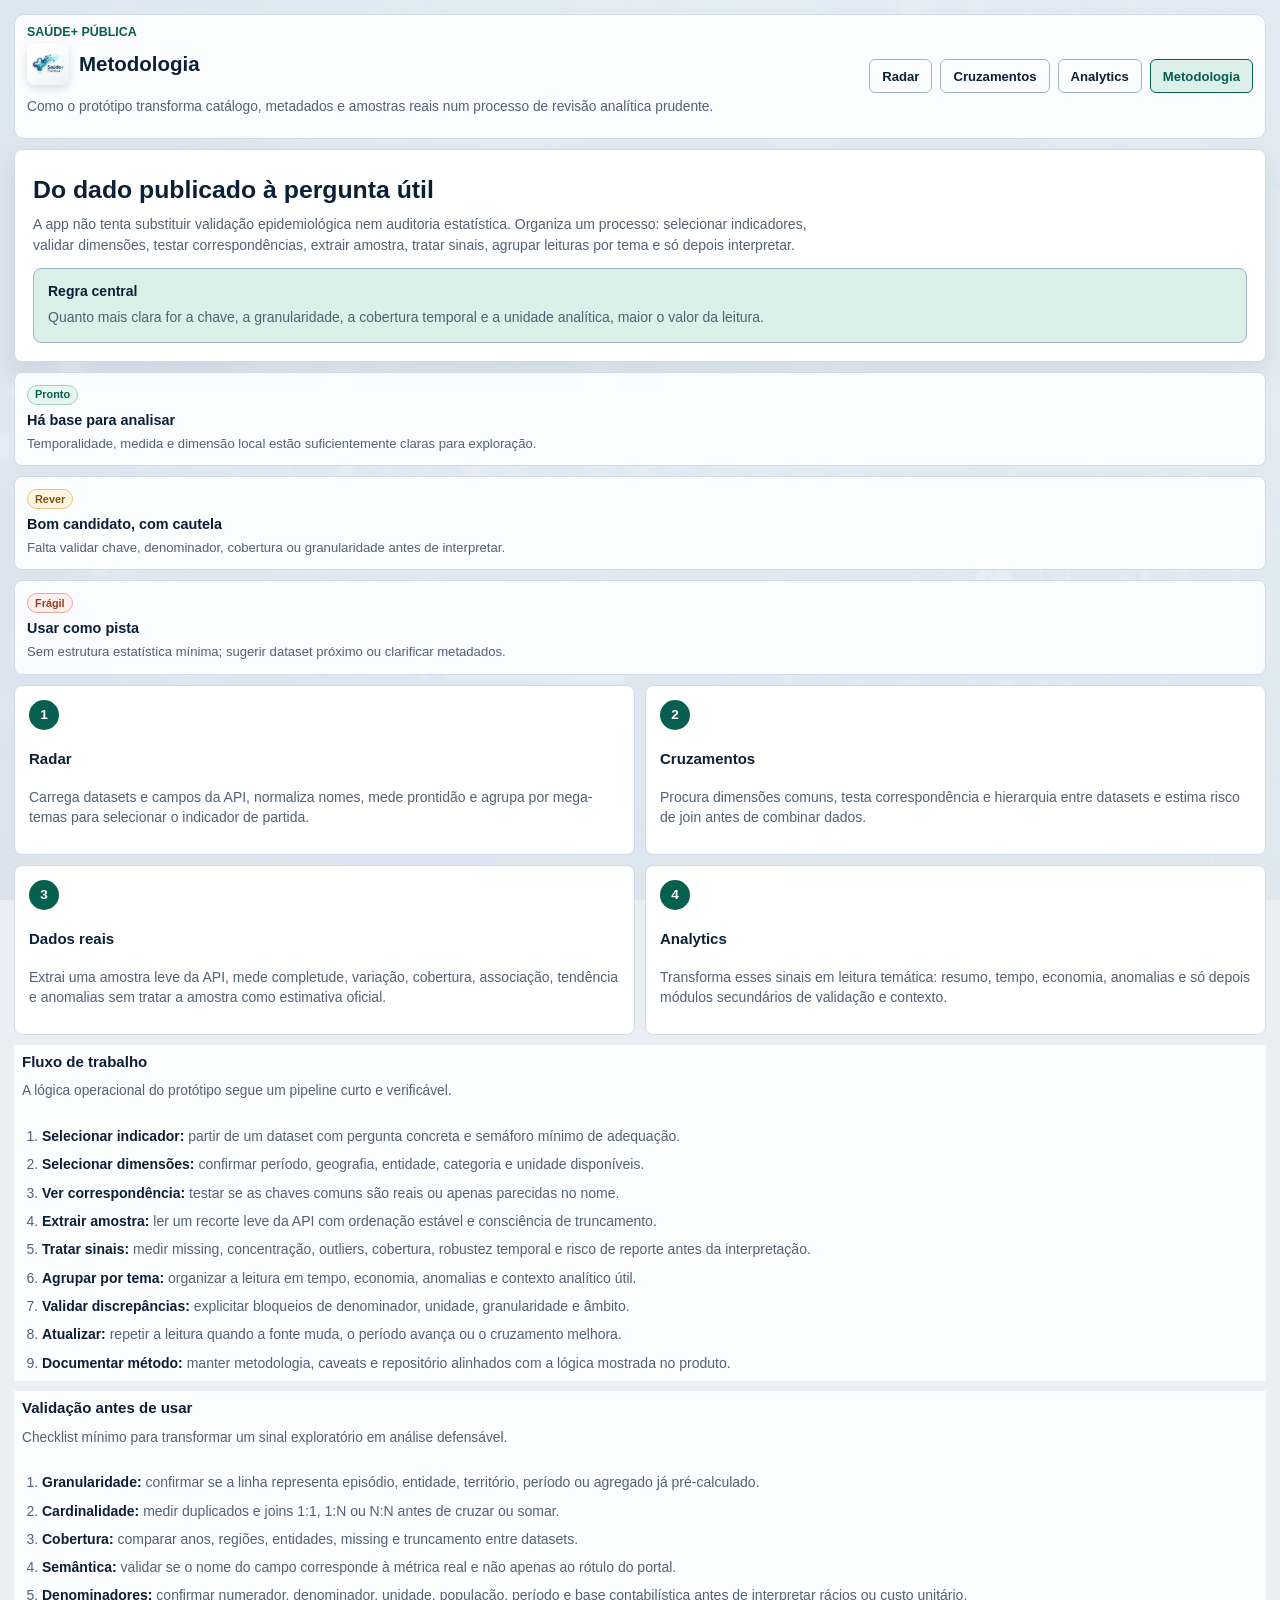
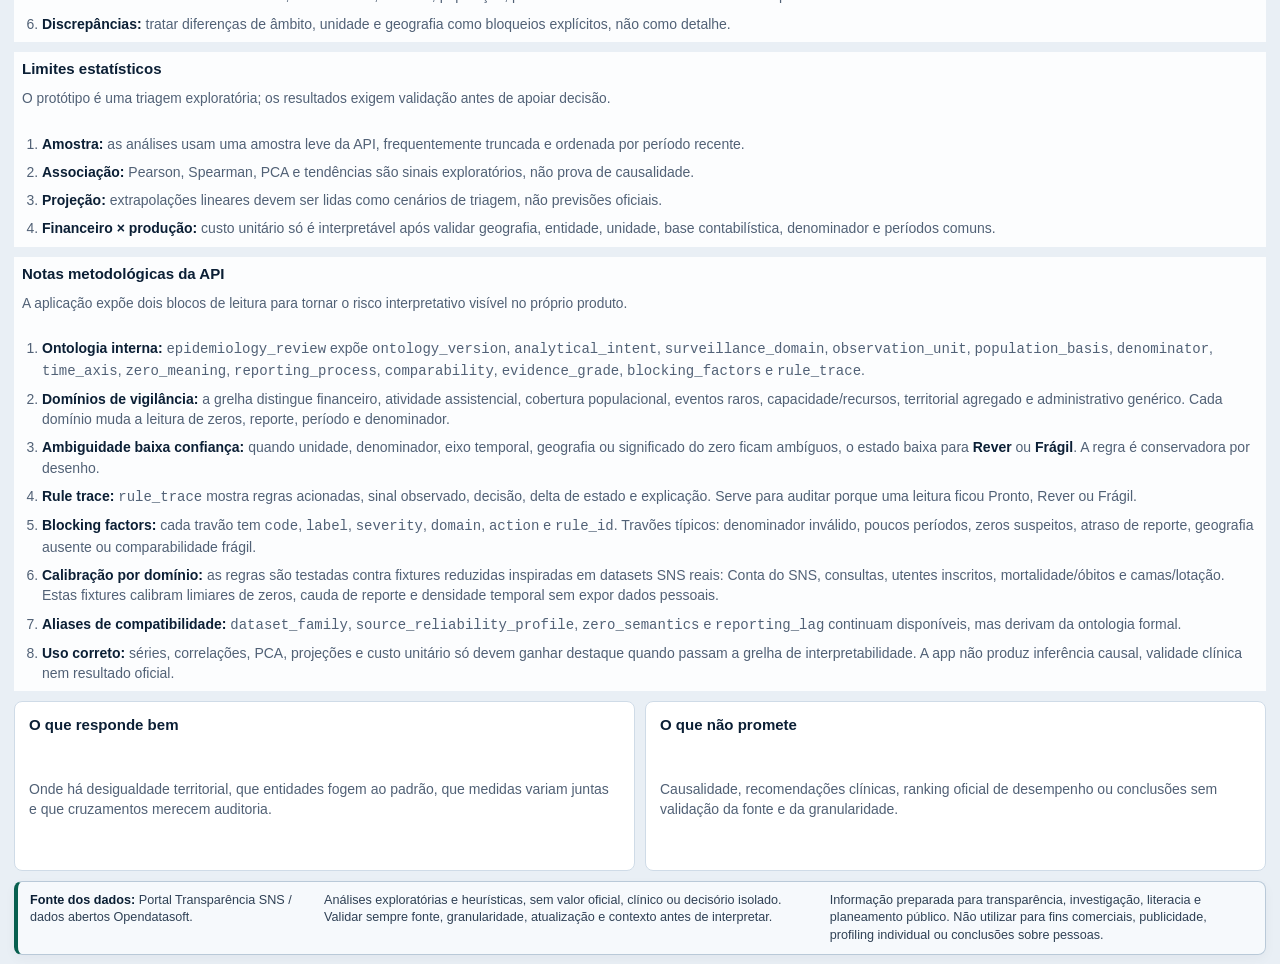
<file: metodologia.html>
<!doctype html>
<html lang="pt">
  <head>
    <meta charset="UTF-8" />
    <meta name="viewport" content="width=device-width, initial-scale=1.0" />
    <title>Saúde+ Pública - Metodologia</title>
    <link rel="icon" href="data:," />
    <link rel="stylesheet" href="styles.css?v=simplify-20260506" />
  </head>
  <body>
    <main class="methodology-layout">
      <header class="topbar">
        <div>
          <p class="eyebrow">Saúde+ Pública</p>
          <h1><img src="visual_assets/logo.jpg" class="topbar-logo" alt="Logo" /> Metodologia</h1>
          <p class="meta">Como o protótipo transforma catálogo, metadados e amostras reais num processo de revisão analítica prudente.</p>
        </div>
        <div class="topbar-actions">
          <a href="/" class="top-link">Radar</a>
          <a href="crosswalk.html" class="top-link">Cruzamentos</a>
          <a href="analytics.html" class="top-link">Analytics</a>
          <a href="metodologia.html" class="top-link is-active" aria-current="page">Metodologia</a>
        </div>
      </header>

      <section class="methodology-hero">
        <div>
          <h2>Do dado publicado à pergunta útil</h2>
          <p>
            A app não tenta substituir validação epidemiológica nem auditoria estatística. Organiza um processo:
            selecionar indicadores, validar dimensões, testar correspondências, extrair amostra, tratar sinais,
            agrupar leituras por tema e só depois interpretar.
          </p>
        </div>
        <aside>
          <strong>Regra central</strong>
          <p>Quanto mais clara for a chave, a granularidade, a cobertura temporal e a unidade analítica, maior o valor da leitura.</p>
        </aside>
      </section>

      <section class="methodology-fit-strip" aria-label="Semáforo de fit analítico">
        <article>
          <span class="quality-chip quality-pronto">Pronto</span>
          <strong>Há base para analisar</strong>
          <p>Temporalidade, medida e dimensão local estão suficientemente claras para exploração.</p>
        </article>
        <article>
          <span class="quality-chip quality-rever">Rever</span>
          <strong>Bom candidato, com cautela</strong>
          <p>Falta validar chave, denominador, cobertura ou granularidade antes de interpretar.</p>
        </article>
        <article>
          <span class="quality-chip quality-fragil">Frágil</span>
          <strong>Usar como pista</strong>
          <p>Sem estrutura estatística mínima; sugerir dataset próximo ou clarificar metadados.</p>
        </article>
      </section>

      <section class="methodology-grid">
        <article class="methodology-card">
          <span>1</span>
          <h2>Radar</h2>
          <p>Carrega datasets e campos da API, normaliza nomes, mede prontidão e agrupa por mega-temas para selecionar o indicador de partida.</p>
        </article>
        <article class="methodology-card">
          <span>2</span>
          <h2>Cruzamentos</h2>
          <p>Procura dimensões comuns, testa correspondência e hierarquia entre datasets e estima risco de join antes de combinar dados.</p>
        </article>
        <article class="methodology-card">
          <span>3</span>
          <h2>Dados reais</h2>
          <p>Extrai uma amostra leve da API, mede completude, variação, cobertura, associação, tendência e anomalias sem tratar a amostra como estimativa oficial.</p>
        </article>
        <article class="methodology-card">
          <span>4</span>
          <h2>Analytics</h2>
          <p>Transforma esses sinais em leitura temática: resumo, tempo, economia, anomalias e só depois módulos secundários de validação e contexto.</p>
        </article>
      </section>

      <section class="panel methodology-steps">
        <div class="panel-heading">
          <div>
            <h2>Fluxo de trabalho</h2>
            <p class="meta">A lógica operacional do protótipo segue um pipeline curto e verificável.</p>
          </div>
        </div>
        <ol>
          <li><strong>Selecionar indicador:</strong> partir de um dataset com pergunta concreta e semáforo mínimo de adequação.</li>
          <li><strong>Selecionar dimensões:</strong> confirmar período, geografia, entidade, categoria e unidade disponíveis.</li>
          <li><strong>Ver correspondência:</strong> testar se as chaves comuns são reais ou apenas parecidas no nome.</li>
          <li><strong>Extrair amostra:</strong> ler um recorte leve da API com ordenação estável e consciência de truncamento.</li>
          <li><strong>Tratar sinais:</strong> medir missing, concentração, outliers, cobertura, robustez temporal e risco de reporte antes da interpretação.</li>
          <li><strong>Agrupar por tema:</strong> organizar a leitura em tempo, economia, anomalias e contexto analítico útil.</li>
          <li><strong>Validar discrepâncias:</strong> explicitar bloqueios de denominador, unidade, granularidade e âmbito.</li>
          <li><strong>Atualizar:</strong> repetir a leitura quando a fonte muda, o período avança ou o cruzamento melhora.</li>
          <li><strong>Documentar método:</strong> manter metodologia, caveats e repositório alinhados com a lógica mostrada no produto.</li>
        </ol>
      </section>

      <section class="panel methodology-steps">
        <div class="panel-heading">
          <div>
            <h2>Validação antes de usar</h2>
            <p class="meta">Checklist mínimo para transformar um sinal exploratório em análise defensável.</p>
          </div>
        </div>
        <ol>
          <li><strong>Granularidade:</strong> confirmar se a linha representa episódio, entidade, território, período ou agregado já pré-calculado.</li>
          <li><strong>Cardinalidade:</strong> medir duplicados e joins 1:1, 1:N ou N:N antes de cruzar ou somar.</li>
          <li><strong>Cobertura:</strong> comparar anos, regiões, entidades, missing e truncamento entre datasets.</li>
          <li><strong>Semântica:</strong> validar se o nome do campo corresponde à métrica real e não apenas ao rótulo do portal.</li>
          <li><strong>Denominadores:</strong> confirmar numerador, denominador, unidade, população, período e base contabilística antes de interpretar rácios ou custo unitário.</li>
          <li><strong>Discrepâncias:</strong> tratar diferenças de âmbito, unidade e geografia como bloqueios explícitos, não como detalhe.</li>
        </ol>
      </section>

      <section class="panel methodology-steps">
        <div class="panel-heading">
          <div>
            <h2>Limites estatísticos</h2>
            <p class="meta">O protótipo é uma triagem exploratória; os resultados exigem validação antes de apoiar decisão.</p>
          </div>
        </div>
        <ol>
          <li><strong>Amostra:</strong> as análises usam uma amostra leve da API, frequentemente truncada e ordenada por período recente.</li>
          <li><strong>Associação:</strong> Pearson, Spearman, PCA e tendências são sinais exploratórios, não prova de causalidade.</li>
          <li><strong>Projeção:</strong> extrapolações lineares devem ser lidas como cenários de triagem, não previsões oficiais.</li>
          <li><strong>Financeiro × produção:</strong> custo unitário só é interpretável após validar geografia, entidade, unidade, base contabilística, denominador e períodos comuns.</li>
        </ol>
      </section>

      <section class="panel methodology-steps">
        <div class="panel-heading">
          <div>
            <h2>Notas metodológicas da API</h2>
            <p class="meta">A aplicação expõe dois blocos de leitura para tornar o risco interpretativo visível no próprio produto.</p>
          </div>
        </div>
        <ol>
          <li><strong>Ontologia interna:</strong> <code>epidemiology_review</code> expõe <code>ontology_version</code>, <code>analytical_intent</code>, <code>surveillance_domain</code>, <code>observation_unit</code>, <code>population_basis</code>, <code>denominator</code>, <code>time_axis</code>, <code>zero_meaning</code>, <code>reporting_process</code>, <code>comparability</code>, <code>evidence_grade</code>, <code>blocking_factors</code> e <code>rule_trace</code>.</li>
          <li><strong>Domínios de vigilância:</strong> a grelha distingue financeiro, atividade assistencial, cobertura populacional, eventos raros, capacidade/recursos, territorial agregado e administrativo genérico. Cada domínio muda a leitura de zeros, reporte, período e denominador.</li>
          <li><strong>Ambiguidade baixa confiança:</strong> quando unidade, denominador, eixo temporal, geografia ou significado do zero ficam ambíguos, o estado baixa para <strong>Rever</strong> ou <strong>Frágil</strong>. A regra é conservadora por desenho.</li>
          <li><strong>Rule trace:</strong> <code>rule_trace</code> mostra regras acionadas, sinal observado, decisão, delta de estado e explicação. Serve para auditar porque uma leitura ficou Pronto, Rever ou Frágil.</li>
          <li><strong>Blocking factors:</strong> cada travão tem <code>code</code>, <code>label</code>, <code>severity</code>, <code>domain</code>, <code>action</code> e <code>rule_id</code>. Travões típicos: denominador inválido, poucos períodos, zeros suspeitos, atraso de reporte, geografia ausente ou comparabilidade frágil.</li>
          <li><strong>Calibração por domínio:</strong> as regras são testadas contra fixtures reduzidas inspiradas em datasets SNS reais: Conta do SNS, consultas, utentes inscritos, mortalidade/óbitos e camas/lotação. Estas fixtures calibram limiares de zeros, cauda de reporte e densidade temporal sem expor dados pessoais.</li>
          <li><strong>Aliases de compatibilidade:</strong> <code>dataset_family</code>, <code>source_reliability_profile</code>, <code>zero_semantics</code> e <code>reporting_lag</code> continuam disponíveis, mas derivam da ontologia formal.</li>
          <li><strong>Uso correto:</strong> séries, correlações, PCA, projeções e custo unitário só devem ganhar destaque quando passam a grelha de interpretabilidade. A app não produz inferência causal, validade clínica nem resultado oficial.</li>
        </ol>
      </section>

      <section class="methodology-grid methodology-grid-tight">
        <article class="methodology-card">
          <h2>O que responde bem</h2>
          <p>Onde há desigualdade territorial, que entidades fogem ao padrão, que medidas variam juntas e que cruzamentos merecem auditoria.</p>
        </article>
        <article class="methodology-card">
          <h2>O que não promete</h2>
          <p>Causalidade, recomendações clínicas, ranking oficial de desempenho ou conclusões sem validação da fonte e da granularidade.</p>
        </article>
      </section>
      <footer class="legal-strip" aria-label="Fonte e nota legal">
        <div><strong>Fonte dos dados:</strong> Portal Transparência SNS / dados abertos Opendatasoft.</div>
        <div>Análises exploratórias e heurísticas, sem valor oficial, clínico ou decisório isolado. Validar sempre fonte, granularidade, atualização e contexto antes de interpretar.</div>
        <div>Informação preparada para transparência, investigação, literacia e planeamento público. Não utilizar para fins comerciais, publicidade, profiling individual ou conclusões sobre pessoas.</div>
      </footer>
    </main>
  </body>
</html>
</file>
<file: styles.css>
:root {
  --bg: #e9eff5;
  --surface: #ffffff;
  --surface-2: #f4f7fa;
  --text: #0b1f35;
  --muted: #516176;
  --line: #cfdbe7;
  --line-strong: #9fb2c6;
  --accent: #075f4f;
  --accent-soft: #dcefe9;
  --blue: #155a99;
  --orange: #b86418;
  --shadow: 0 12px 28px rgba(25, 42, 62, 0.09);
  --font-xs: 0.72rem;
  --font-sm: 0.78rem;
  --font-md: 0.86rem;
  --font-lg: 1rem;
  --compact-gap: 8px;
  --compact-pad: 8px;
}

* {
  box-sizing: border-box;
}

body {
  margin: 0;
  background: var(--bg);
  color: var(--text);
  font-family: Inter, "Segoe UI", Arial, sans-serif;
  font-size: 14px;
}

img,
svg,
canvas {
  max-width: 100%;
}

body::before {
  content: "";
  position: fixed;
  top: 0; left: 0; right: 0; bottom: 0;
  background-image: url('visual_assets/background.jpg');
  background-size: cover;
  background-position: center;
  opacity: 0.06;
  z-index: -1;
  pointer-events: none;
}

button,
input {
  font: inherit;
}

button,
select,
input {
  touch-action: manipulation;
}

select {
  appearance: none;
  background-image: url("data:image/svg+xml,%3Csvg xmlns='http://www.w3.org/2000/svg' width='16' height='16' viewBox='0 0 24 24' fill='none' stroke='%23516176' stroke-width='2.5' stroke-linecap='round' stroke-linejoin='round'%3E%3Cpath d='M6 9l6 6 6-6'/%3E%3C/svg%3E");
  background-repeat: no-repeat;
  background-position: right 10px center;
  background-size: 14px;
  padding-right: 32px;
}

button:focus-visible,
select:focus-visible,
input:focus-visible,
a:focus-visible {
  outline: none;
  border-color: var(--accent);
  box-shadow: 0 0 0 4px rgba(7, 95, 79, 0.12);
}

@keyframes entrance {
  from { opacity: 0; transform: translateY(8px); }
  to { opacity: 1; transform: translateY(0); }
}

.layout {
  display: flex;
  flex-direction: column;
  min-height: 100vh;
  padding: 14px;
  gap: 10px;
  animation: entrance 0.5s cubic-bezier(0.16, 1, 0.3, 1) both;
}

.topbar,
.toolbar,
.summary-strip,
.panel,
.start-page,
.data-section {
  background: rgba(255, 255, 255, 0.85);
  backdrop-filter: blur(10px);
  gap: 8px;
}

.topbar {
  display: flex;
  align-items: center;
  justify-content: space-between;
  min-width: 0;
  padding: 10px 12px;
  border: 1px solid var(--line);
  border-radius: 10px;
}

.topbar > div:first-child {
  min-width: 0;
}

.topbar-actions {
  display: flex;
  align-items: center;
  justify-content: flex-end;
  flex-wrap: wrap;
  gap: 8px;
  min-width: 0;
}

.legal-strip {
  display: grid;
  grid-template-columns: minmax(180px, 0.8fr) minmax(260px, 1.4fr) minmax(260px, 1.2fr);
  gap: 12px;
  align-items: start;
  padding: 10px 12px;
  border: 1px solid #b9c9d8;
  border-left: 4px solid var(--accent);
  border-radius: 8px;
  background: rgba(247, 250, 252, 0.94);
  color: #2f4055;
  font-size: 0.79rem;
  line-height: 1.35;
  box-shadow: 0 4px 12px rgba(11, 31, 53, 0.04);
}

.legal-strip strong {
  color: var(--text);
}

@media (max-width: 900px) {
  .legal-strip {
    grid-template-columns: 1fr;
    font-size: 0.76rem;
  }
}

.top-link,
.ghost-link {
  height: 34px;
  border-radius: 6px;
  border: 1px solid var(--line-strong);
  text-decoration: none;
  color: var(--muted);
  padding: 0 12px;
  display: inline-flex;
  align-items: center;
  font-size: 0.82rem;
  font-weight: 700;
  white-space: nowrap;
}

.top-link {
  background: #fbfdff;
  color: var(--text);
}

.top-link:hover,
.ghost-link:hover {
  border-color: var(--accent);
  color: var(--accent);
  background: white;
  transform: translateY(-2px);
  box-shadow: 0 4px 10px rgba(11, 31, 53, 0.06);
}

.top-link.is-active,
.top-link[aria-current="page"] {
  border-color: var(--accent);
  background: var(--accent-soft);
  color: var(--accent);
}

.selected-actions {
  display: flex;
  flex-wrap: wrap;
  gap: 7px;
}

.selected-actions .ghost-link {
  height: 30px;
  padding: 0 10px;
  font-size: 0.78rem;
}

.selected-guided-actions {
  display: flex;
  flex-wrap: wrap;
  gap: 7px;
  align-items: center;
  padding-top: 2px;
}

.selected-guided-actions strong {
  flex-basis: 100%;
  color: var(--muted);
  font-size: 0.7rem;
  font-weight: 900;
  text-transform: uppercase;
}

.selected-guided-actions .ghost-link {
  height: 28px;
  padding: 0 9px;
  font-size: 0.74rem;
}

.selected-action-primary {
  border-color: var(--accent);
  background: var(--accent);
  color: #fff;
}

.selected-action-primary:hover {
  color: #fff;
  background: var(--accent-strong);
}

.eyebrow {
  margin: 0 0 4px;
  color: var(--accent);
  font-size: 0.78rem;
  font-weight: 800;
  letter-spacing: 0;
  text-transform: uppercase;
}

h1,
h2 {
  margin: 0;
  letter-spacing: 0;
  overflow-wrap: anywhere;
}

h1 {
  display: flex;
  align-items: center;
  gap: 10px;
  font-size: 1.28rem;
  line-height: 1.15;
}

.topbar-logo {
  width: 42px;
  height: 42px;
  border-radius: 8px;
  box-shadow: 0 4px 10px rgba(0,0,0,0.12);
  transition: transform 0.6s cubic-bezier(0.34, 1.56, 0.64, 1);
}

.topbar:hover .topbar-logo {
  transform: rotate(12deg) scale(1.1);
}

h2 {
  font-size: 0.94rem;
}

.sync-state {
  color: var(--muted);
  font-size: 0.88rem;
  white-space: nowrap;
}

::placeholder {
  color: #718297;
  opacity: 1;
}

.toolbar {
  display: flex;
  align-items: end;
  gap: var(--compact-gap);
  padding: var(--compact-pad);
  flex-wrap: wrap;
}

.filter-bar {
  display: flex;
  align-items: end;
  flex-wrap: wrap;
  gap: var(--compact-gap);
  padding: var(--compact-pad);
  min-width: 0;
}

.discovery-row {
  display: grid;
  grid-template-columns: minmax(620px, 1fr) minmax(300px, 0.34fr);
  gap: 10px;
  align-items: stretch;
}

.start-page {
  display: grid;
  grid-template-columns: minmax(170px, 220px) 1fr;
  gap: 10px;
  padding: 10px;
}

.start-copy p {
  margin: 6px 0 0;
  color: var(--muted);
  line-height: 1.32;
  font-size: 0.84rem;
  overflow-wrap: anywhere;
}

.theme-grid {
  display: grid;
  grid-template-columns: repeat(auto-fit, minmax(148px, 1fr));
  gap: 8px;
}

.theme-card {
  display: grid;
  grid-template-rows: max-content max-content max-content;
  align-content: start;
  gap: 6px;
  min-height: 76px;
  border: 1px solid var(--line);
  border-radius: 8px;
  padding: 8px 9px;
  text-align: left;
  background: var(--surface-2);
  color: var(--text);
  cursor: pointer;
  transition: transform 0.18s ease, border-color 0.18s ease, background-color 0.18s ease, box-shadow 0.18s ease;
}

.theme-card:hover {
  border-color: var(--accent);
  background: white;
  transform: translateY(-4px) scale(1.01);
  box-shadow: 0 12px 24px rgba(7, 95, 79, 0.12);
}

.theme-card.active {
  border-color: var(--accent);
  background: var(--accent-soft);
  box-shadow: 0 4px 12px rgba(7, 95, 79, 0.1);
}

.theme-card span {
  color: var(--accent);
  font-size: 0.7rem;
  font-weight: 900;
  overflow-wrap: anywhere;
}

.theme-card strong {
  font-size: 0.95rem;
  font-variant-numeric: tabular-nums;
  overflow-wrap: anywhere;
}

.theme-card small {
  color: var(--muted);
  font-size: 0.72rem;
  line-height: 1.25;
  overflow-wrap: anywhere;
}

.compact-disclosure {
  min-width: 0;
  color: var(--muted);
  font-size: var(--font-sm);
}

.compact-disclosure summary {
  display: inline-flex;
  align-items: center;
  width: fit-content;
  max-width: 100%;
  min-height: 24px;
  border: 1px solid var(--line);
  border-radius: 999px;
  padding: 2px 8px;
  color: var(--accent);
  background: rgba(255, 255, 255, 0.72);
  cursor: pointer;
  font-size: 0.72rem;
  font-weight: 900;
  list-style-position: inside;
}

.compact-disclosure[open] summary {
  margin-bottom: 6px;
  border-color: rgba(7, 95, 79, 0.35);
  background: var(--accent-soft);
}

.compact-disclosure small,
.compact-disclosure .meta {
  display: block;
  max-width: 64ch;
}

.catalog-cockpit {
  display: grid;
  grid-template-columns: 1fr;
  align-content: stretch;
  gap: 8px;
  padding: 0;
}

.cockpit-card {
  display: grid;
  grid-template-columns: 1fr auto;
  gap: 4px 8px;
  align-items: center;
  min-width: 0;
  border: 1px solid var(--line);
  border-radius: 10px;
  padding: 8px;
  background: rgba(255, 255, 255, 0.86);
}

.cockpit-card span {
  grid-column: 1 / -1;
  color: var(--accent-strong);
  font-size: 0.68rem;
  font-weight: 900;
  text-transform: uppercase;
  letter-spacing: 0.02em;
}

.cockpit-card strong {
  color: var(--text);
  font-size: 0.92rem;
  overflow-wrap: anywhere;
}

.cockpit-card small {
  color: var(--muted);
  line-height: 1.3;
  overflow-wrap: anywhere;
}

.cockpit-card .compact-disclosure {
  grid-column: 1 / -1;
}

.cockpit-card .ghost-button {
  justify-self: start;
  margin-top: 2px;
  height: 28px;
  padding-inline: 8px;
  font-size: 0.76rem;
}

.toolbar label {
  display: grid;
  gap: 6px;
  color: var(--muted);
  font-size: var(--font-sm);
  font-weight: 700;
}

.toolbar input[type="text"],
.toolbar select {
  width: min(360px, 72vw);
  height: 34px;
  border: 1px solid var(--line-strong);
  border-radius: 6px;
  padding: 0 32px 0 12px;
  color: var(--text);
  background: rgba(255, 255, 255, 0.9);
  transition: all 0.2s cubic-bezier(0.16, 1, 0.3, 1);
  box-shadow: inset 0 1px 3px rgba(11, 31, 53, 0.02);
  min-width: 0;
}

.toolbar input[type="text"]:hover,
.toolbar select:hover {
  border-color: var(--accent);
  background: #fff;
  box-shadow: inset 0 1px 3px rgba(11, 31, 53, 0.02), 0 4px 10px rgba(7, 95, 79, 0.08);
  transform: translateY(-1px);
}

.toolbar select {
  width: 240px;
}

.range-control {
  min-width: 190px;
  grid-template-columns: 1fr auto;
  align-items: center;
}

.range-control input {
  grid-column: 1 / -1;
  accent-color: var(--accent);
}

.toolbar button,
.ghost-button,
.relation-button {
  height: 34px;
  border: 1px solid var(--line-strong);
  border-radius: 6px;
  background: var(--surface-2);
  color: var(--text);
  cursor: pointer;
  box-shadow: 0 2px 4px rgba(11, 31, 53, 0.05);
  transition: transform 0.15s ease, box-shadow 0.15s ease, border-color 0.15s ease, background-color 0.15s ease;
}

.toolbar button:hover,
.ghost-button:hover,
.relation-button:hover {
  transform: translateY(-2px);
  box-shadow: 0 6px 14px rgba(11, 31, 53, 0.12);
  background: white;
}

.toolbar button {
  padding: 0 16px;
  background: var(--accent);
  border-color: var(--accent);
  color: white;
  font-weight: 800;
}

.ghost-button {
  height: 30px;
  padding: 0 10px;
  color: var(--muted);
}

.summary-strip {
  display: grid;
  grid-template-columns: repeat(4, minmax(0, 1fr));
  overflow: hidden;
}

.summary-strip div {
  padding: 11px 14px;
  border-right: 1px solid var(--line);
}

.summary-strip div:last-child {
  border-right: 0;
}

.summary-strip span {
  display: block;
  color: var(--muted);
  font-size: 0.78rem;
  font-weight: 800;
  margin-bottom: 4px;
}

.summary-strip strong {
  display: block;
  font-size: 1.12rem;
  overflow: hidden;
  text-overflow: ellipsis;
  white-space: normal;
  overflow-wrap: anywhere;
  font-variant-numeric: tabular-nums;
}

.grid {
  display: grid;
  grid-template-columns: minmax(250px, 320px) minmax(420px, 1fr) minmax(280px, 360px);
  gap: 10px;
  min-height: 0;
  flex: 1;
  align-items: stretch;
}

.panel {
  min-height: 0;
  padding: var(--compact-pad);
  display: flex;
  flex-direction: column;
}

.network-hero {
  width: 100%;
  box-shadow: var(--shadow);
}

.panel-card,
.panel-hero,
.panel-nested {
  border: 1px solid var(--line);
  border-radius: 10px;
  background: rgba(255, 255, 255, 0.9);
  min-width: 0;
}

.panel-card {
  padding: var(--compact-pad);
}

.panel-hero {
  padding: 14px;
  background: linear-gradient(135deg, rgba(255, 255, 255, 0.96), rgba(220, 239, 233, 0.52));
}

.panel-nested {
  padding: 8px;
  background: var(--surface-2);
}

.panel-heading {
  display: flex;
  align-items: center;
  justify-content: space-between;
  gap: 10px;
  margin-bottom: 8px;
}

.panel-heading span,
.meta {
  color: var(--muted);
  font-size: var(--font-md);
}

.sidebar,
.inspector {
  overflow: hidden;
  min-height: 0;
  max-height: clamp(520px, 62vh, 720px);
}

.list {
  min-height: 0;
  overflow: auto;
  padding-right: 4px;
}

.dataset-item {
  display: grid;
  gap: 6px;
  position: relative;
  border: 1px solid transparent;
  border-bottom-color: var(--line);
  padding: 8px 8px 8px 12px;
  cursor: pointer;
  border-radius: 6px;
  transition: background 0.16s ease, border-color 0.16s ease, transform 0.16s ease;
  text-align: left;
  background: transparent;
  width: 100%;
  content-visibility: auto;
  contain-intrinsic-size: 88px;
}

.dataset-item::before {
  content: "";
  position: absolute;
  top: 0;
  left: 0;
  bottom: 0;
  width: 4px;
  border-radius: 6px 0 0 6px;
  background: var(--item-theme, var(--line));
}

.dataset-item:hover {
  background: var(--surface-2);
  border-color: var(--line);
  transform: translateX(4px);
  box-shadow: 0 4px 12px rgba(11, 31, 53, 0.04);
}

.dataset-item.active {
  background: var(--accent-soft);
  border-color: var(--accent);
}

.dataset-title {
  font-weight: 800;
  font-size: 0.86rem;
  line-height: 1.2;
  overflow-wrap: anywhere;
}

.dataset-meta-row {
  display: flex;
  align-items: center;
  gap: 6px;
  flex-wrap: wrap;
  color: var(--muted);
  font-size: 0.78rem;
}

.concept-row {
  max-height: 52px;
  overflow: hidden;
}

.dataset-field-wrap {
  display: flex;
  flex-wrap: wrap;
  gap: 5px;
  min-width: 0;
}

.dataset-fields-disclosure {
  margin-top: -2px;
}

.quality-chip {
  display: inline-flex;
  align-items: center;
  width: fit-content;
  max-width: 100%;
  min-height: 20px;
  padding: 2px 7px;
  border: 1px solid transparent;
  border-radius: 999px;
  font-size: 0.68rem;
  font-weight: 900;
  line-height: 1.15;
  white-space: nowrap;
}

.quality-pronto {
  border-color: #9fd2bd;
  background: #e7f5ef;
  color: #075f4f;
}

.quality-rever {
  border-color: #e5c58c;
  background: #fff4df;
  color: #875214;
}

.quality-fragil {
  border-color: #e3a99b;
  background: #fff0ec;
  color: #9b3b24;
}

.quality-note {
  color: var(--muted);
  font-size: 0.76rem;
  line-height: 1.35;
  overflow-wrap: anywhere;
}

.suitability-badge {
  display: inline-flex;
  align-items: center;
  gap: 6px;
  padding: 4px 10px;
  border-radius: 6px;
  font-weight: 800;
  font-size: 0.82rem;
  border: 1px solid transparent;
}

.suitability-badge.is-pronto {
  background: #e7f5ef;
  color: #075f4f;
  border-color: #9fd2bd;
}

.suitability-badge.is-rever {
  background: #fff4df;
  color: #875214;
  border-color: #e5c58c;
}

.suitability-badge.is-fragil {
  background: #fff0ec;
  color: #9b3b24;
  border-color: #e3a99b;
}

.completeness-wrap {
  display: flex;
  flex-direction: column;
  gap: 4px;
}

.completeness-bar {
  height: 6px;
  background: var(--line);
  border-radius: 3px;
  overflow: hidden;
  width: 100%;
}

.completeness-fill {
  height: 100%;
  background: var(--accent);
  transition: width 0.6s cubic-bezier(0.34, 1.56, 0.64, 1);
}

.empty-panel-state {
  display: flex;
  flex-direction: column;
  align-items: center;
  justify-content: center;
  padding: 40px 20px;
  text-align: center;
  gap: 16px;
}

.empty-panel-img {
  width: 160px;
  height: 120px;
  object-fit: contain;
  opacity: 0.7;
  filter: grayscale(0.2);
}


.tag {
  display: inline-flex;
  align-items: center;
  max-width: 100%;
  min-height: 24px;
  padding: 3px 8px;
  border-radius: 999px;
  background: #edf2f7;
  color: #405069;
  font-size: 0.76rem;
  font-weight: 700;
  overflow: hidden;
  text-overflow: ellipsis;
  white-space: nowrap;
  overflow-wrap: anywhere;
}

.theme-tag {
  background: var(--accent-soft);
  color: var(--accent);
}

.facet-tag {
  background: #e8f1fb;
  color: #155a99;
  white-space: normal;
}

#graphContainer {
  position: relative;
  height: clamp(520px, 62vh, 720px);
  border: 1px solid var(--line);
  border-radius: 8px;
  background:
    linear-gradient(rgba(16, 32, 51, 0.03) 1px, transparent 1px),
    linear-gradient(90deg, rgba(16, 32, 51, 0.03) 1px, transparent 1px),
    #fbfdff;
  background-size: 32px 32px;
  overflow: hidden;
}

#linkGraph {
  width: 100%;
  height: 100%;
  display: block;
}

.graph-tooltip {
  position: fixed;
  z-index: 10;
  max-width: 340px;
  padding: 8px 10px;
  border-radius: 6px;
  background: #102033;
  color: #fff;
  font-size: 12px;
  opacity: 0;
  pointer-events: none;
  transition: opacity 0.18s ease;
}

#linkHelp {
  margin-top: 9px;
}

.link {
  stroke: #a8bad0;
  stroke-opacity: 0.62;
}

.link-highlight {
  stroke: var(--orange);
  stroke-opacity: 1;
  stroke-width: 3px;
}

.node {
  cursor: pointer;
}

.node-circle {
  fill: var(--blue);
  stroke: #fff;
  stroke-width: 2px;
}

.node.active .node-circle {
  fill: var(--orange);
}

.node-text {
  font-size: 11px;
  fill: #14263b;
  paint-order: stroke;
  stroke: white;
  stroke-width: 4px;
  user-select: none;
}

svg text {
  pointer-events: none;
}

.relationship-list,
.opportunities {
  min-height: 0;
  overflow: auto;
}

.inspector .relationship-list {
  flex: 1 1 auto;
}

.inspector .opportunities {
  flex: 0 1 44%;
}

.data-section {
  padding: 14px;
  padding-top: 8px;
}

.recent-data-wide {
  grid-column: 1 / -1;
  min-width: 0;
  box-shadow: var(--shadow);
}

.quick-analysis-panel {
  display: grid;
  gap: 12px;
  margin-top: 14px;
  padding-top: 12px;
  border-top: 1px solid var(--line);
}

.quick-analysis-kpis {
  display: grid;
  grid-template-columns: repeat(4, minmax(0, 1fr));
  overflow: hidden;
  border: 1px solid var(--line);
  border-radius: 8px;
  background: #fff;
}

.quick-analysis-kpis div {
  min-width: 0;
  padding: 11px 12px;
  border-right: 1px solid var(--line);
}

.quick-analysis-kpis div:last-child {
  border-right: 0;
}

.quick-analysis-kpis span,
.quick-key-item span,
.predictive-kpis span,
.predictive-scenarios span {
  display: block;
  color: var(--muted);
  font-size: 0.72rem;
  font-weight: 900;
  text-transform: uppercase;
}

.quick-analysis-kpis strong,
.predictive-kpis strong,
.predictive-scenarios strong {
  display: block;
  margin-top: 4px;
  font-size: 1.12rem;
  font-variant-numeric: tabular-nums;
}

.quick-analysis-kpis small,
.quick-key-item small,
.quick-anomaly-item small,
.predictive-kpis small,
.predictive-scenarios small,
.predictive-list-item small {
  color: var(--muted);
  line-height: 1.32;
}

.quick-anomaly-note {
  padding: 9px;
  border: 1px solid #d8c48e;
  border-radius: 8px;
  background: #fff9e8;
  color: #6b4b0d;
  font-size: 0.82rem;
  font-weight: 800;
  line-height: 1.35;
}

.quick-analysis-grid {
  display: grid;
  grid-template-columns: minmax(230px, 0.8fr) minmax(300px, 1fr) minmax(300px, 1fr) minmax(270px, 0.9fr);
  gap: 12px;
}

.quick-analysis-grid article {
  min-width: 0;
  padding: 12px;
  border: 1px solid var(--line);
  border-radius: 8px;
  background: #fff;
}

.quick-analysis-grid h3 {
  margin: 0 0 9px;
  font-size: 0.95rem;
}

.quick-key-list,
.quick-anomaly-list {
  display: grid;
  gap: 7px;
  max-height: 270px;
  overflow: auto;
}

.quick-key-item,
.quick-anomaly-item {
  display: grid;
  gap: 5px;
  min-width: 0;
  padding: 8px 9px;
  border: 1px solid var(--line);
  border-radius: 7px;
  background: var(--surface-2);
}

.quick-anomaly-item.severity-alta {
  border-color: #c46354;
  background: #fff4f2;
}

.quick-anomaly-item.severity-média {
  border-color: #c58a3a;
  background: #fff8ed;
}

.quick-anomaly-badge {
  width: fit-content;
  padding: 3px 7px;
  border-radius: 999px;
  background: #ffffff;
  color: var(--accent);
  border: 1px solid currentColor;
  font-size: 0.68rem;
  font-weight: 900;
  text-transform: uppercase;
}

.quick-key-item strong,
.quick-anomaly-item strong {
  overflow: hidden;
  text-overflow: ellipsis;
  white-space: nowrap;
}

.quick-anomaly-item p {
  margin: 0;
  color: var(--text);
  font-size: 0.82rem;
  font-weight: 800;
  line-height: 1.28;
}

.quick-anomaly-facts {
  display: flex;
  flex-wrap: wrap;
  gap: 5px;
}

.quick-anomaly-facts span {
  padding: 3px 6px;
  border-radius: 5px;
  background: #ffffff;
  color: var(--muted);
  font-size: 0.72rem;
  font-weight: 800;
}

.quick-anomaly-item em {
  color: #355d53;
  font-size: 0.76rem;
  font-style: normal;
  font-weight: 800;
  line-height: 1.32;
}

.quick-chart-wrap {
  min-height: 220px;
  overflow: hidden;
  border: 1px solid var(--line);
  border-radius: 8px;
  background: #fbfdff;
}

.quick-chart-wrap svg {
  display: block;
  width: 100%;
  height: 220px;
}

.quick-chart-axis line,
.predictive-axis line {
  stroke: #c9d5e2;
  stroke-width: 1.4;
}

.quick-trend-line,
.predictive-line {
  fill: none;
  stroke: var(--accent);
  stroke-width: 3;
  stroke-linecap: round;
  stroke-linejoin: round;
}

.quick-trend-point circle,
.predictive-point circle {
  fill: #fff;
  stroke: var(--accent);
  stroke-width: 2.5;
}

.quick-trend-point text,
.quick-chart-wrap text,
.predictive-chart-wrap text {
  fill: var(--muted);
  font-size: 0.72rem;
  font-weight: 800;
}

.quick-distribution-bar {
  fill: #2d6f63;
}

.data-section .panel-heading p {
  margin: 5px 0 0;
}

.table-wrap {
  overflow: auto;
  background: white;
  max-height: clamp(360px, 42vh, 560px);
  min-width: 100%;
}

.table-strip-frame {
  display: grid;
  grid-template-columns: 6px 1fr 6px;
  align-items: stretch;
  border: 1px solid var(--line);
  border-radius: 8px;
  overflow: hidden;
  background: #ffffff;
}

.table-strip-frame.with-theme {
  --table-theme-color: #a7b8ca;
}

.table-edge {
  background: var(--table-theme-color, var(--line));
}

table {
  width: 100%;
  border-collapse: collapse;
  font-size: 0.86rem;
}

th,
td {
  min-width: 140px;
  max-width: 300px;
  padding: 9px 10px;
  border-bottom: 1px solid var(--line);
  text-align: left;
  vertical-align: top;
  overflow-wrap: anywhere;
}

th {
  position: sticky;
  top: 0;
  z-index: 1;
  background: var(--surface-2);
  color: #405069;
  font-size: 0.76rem;
  font-weight: 900;
}

td {
  color: #26384e;
}

td:has(> span),
td.numeric {
  font-variant-numeric: tabular-nums;
}

[hidden] {
  display: none !important;
}

.empty-state {
  display: flex;
  flex-direction: column;
  align-items: center;
  justify-content: center;
  gap: 12px;
  padding: 2rem 1rem;
  color: var(--muted);
  text-align: center;
  min-width: 0;
  overflow-wrap: anywhere;
}

.empty-state strong {
  color: var(--text);
  font-size: 0.96rem;
}

.empty-state small {
  max-width: 48ch;
  line-height: 1.4;
}

.empty-state button,
.empty-state .ghost-button {
  margin-top: 2px;
}

.empty-state-icon {
  width: 64px;
  height: 64px;
  opacity: 0.6;
  animation: float 4s ease-in-out infinite;
  filter: drop-shadow(0 4px 8px rgba(0,0,0,0.1));
}

.research-panel {
  background: #fff;
  border: 1px solid var(--line-strong);
  box-shadow: var(--shadow);
}

.research-dataset-control {
  flex: 1 1 340px;
}

.research-dataset-control select {
  width: 100%;
}

.research-threshold-wrap {
  display: flex;
  align-items: flex-end;
  gap: 12px;
  padding-bottom: 2px;
}

.research-feature-list {
  max-height: calc(100vh - 350px);
  overflow-y: auto;
}

.boruta-item {
  padding: 10px;
  border-bottom: 1px solid var(--line);
  transition: background 0.1s;
  min-width: 0;
}

.boruta-item:hover {
  background: var(--surface-2);
}

.boruta-item:last-child {
  border-bottom: 0;
}

.boruta-label {
  display: flex;
  align-items: center;
  gap: 6px;
  flex-wrap: wrap;
  font-weight: 800;
  font-size: 0.88rem;
  color: var(--text);
  margin-bottom: 2px;
  overflow-wrap: anywhere;
}

.boruta-meta {
  font-size: 0.76rem;
  color: var(--muted);
  overflow-wrap: anywhere;
}

.boruta-meta + .boruta-meta {
  margin-top: 2px;
}

.boruta-driver-title {
  color: var(--blue);
}

.status-tag {
  font-size: 0.62rem;
  font-weight: 900;
  text-transform: uppercase;
  padding: 2px 6px;
  border-radius: 4px;
  vertical-align: middle;
}

.status-tag.confirmada {
  background: #dcfce7;
  color: #166534;
}

.status-tag.tentativa {
  background: #fef3c7;
  color: #92400e;
}

.status-tag.rejeitada {
  background: #fee2e2;
  color: #991b1b;
}

.map-frame {
  display: flex;
  align-items: center;
  justify-content: center;
  height: 100%;
  min-height: 500px;
  background: #fbfdff;
  border: 1px solid var(--line);
  border-radius: 8px;
  overflow: auto;
}

#portugalMap {
  width: min(350px, 92%);
  height: auto;
  max-height: 90%;
  flex: 0 0 auto;
}

.region-path {
  fill: #f1f5f9;
  stroke: #94a3b8;
  stroke-width: 1;
  transition: fill 0.2s, stroke 0.2s;
  cursor: pointer;
}

.research-kpi-grid {
  display: grid;
  grid-template-columns: repeat(2, minmax(0, 1fr));
  gap: 10px;
  margin-top: 12px;
}

.research-kpi-card {
  padding: 10px;
  background: var(--surface-2);
  border: 1px solid var(--line);
  border-radius: 6px;
  min-width: 0;
}

.research-kpi-card span {
  display: block;
  font-size: 0.68rem;
  color: var(--muted);
  font-weight: 800;
  text-transform: uppercase;
  overflow-wrap: anywhere;
}

.research-kpi-card strong {
  display: block;
  font-size: 1.08rem;
  color: var(--blue);
  margin-top: 2px;
}

.threshold-pill {
  display: inline-flex;
  align-items: center;
  min-height: 26px;
  background: var(--accent);
  color: white;
  padding: 2px 8px;
  border-radius: 4px;
  font-size: 0.72rem;
  font-weight: 800;
}

.research-driver-heading {
  margin-top: 28px;
}

.research-explainer {
  display: grid;
  grid-template-columns: minmax(240px, 0.72fr) minmax(0, 1.7fr);
  gap: 10px;
  border: 1px solid #b8d8cd;
  border-radius: 12px;
  padding: 10px;
  background:
    linear-gradient(135deg, rgba(7, 95, 79, 0.1), rgba(255, 255, 255, 0.94)),
    #fff;
}

.research-explainer-main {
  display: grid;
  align-content: center;
  gap: 5px;
  min-width: 0;
}

.research-explainer-main strong {
  color: var(--accent-strong);
  font-size: 0.94rem;
}

.research-explainer-main span {
  color: var(--muted);
  font-size: 0.82rem;
  line-height: 1.38;
  overflow-wrap: anywhere;
}

.research-explainer-steps {
  display: grid;
  grid-template-columns: repeat(4, minmax(0, 1fr));
  gap: 8px;
}

.research-explainer-steps div {
  display: grid;
  grid-template-columns: 24px 1fr;
  gap: 7px;
  min-width: 0;
  padding: 9px;
  border: 1px solid rgba(9, 78, 67, 0.16);
  border-radius: 10px;
  background: rgba(255, 255, 255, 0.84);
}

.research-explainer-steps b {
  display: grid;
  width: 22px;
  height: 22px;
  place-items: center;
  border-radius: 999px;
  background: var(--accent);
  color: #fff;
  font-size: 0.72rem;
}

.research-explainer-steps strong,
.research-explainer-steps small {
  display: block;
  overflow-wrap: anywhere;
}

.research-explainer-steps strong {
  color: var(--text);
  font-size: 0.78rem;
}

.research-explainer-steps small {
  margin-top: 2px;
  color: var(--muted);
  font-size: 0.74rem;
  line-height: 1.28;
}

.research-overview {
  display: grid;
  grid-template-columns: minmax(260px, 1.4fr) repeat(4, minmax(120px, 0.8fr));
  gap: 10px;
  align-items: stretch;
}

.research-overview-card,
.research-alert,
.research-territory-card,
.research-driver {
  border: 1px solid var(--line);
  border-radius: 10px;
  background: rgba(255, 255, 255, 0.92);
  padding: 10px;
  min-width: 0;
}

.research-overview-card {
  display: grid;
  gap: 4px;
}

.research-territory-card,
.research-driver {
  display: grid;
  gap: 4px;
  align-content: start;
}

.research-overview-card.is-wide {
  background: linear-gradient(135deg, #ffffff, #e9f5f1);
  border-color: rgba(7, 95, 79, 0.3);
}

.research-overview-card span,
.research-territory-card span {
  color: var(--accent);
  font-size: 0.7rem;
  font-weight: 900;
  text-transform: uppercase;
}

.research-overview-card strong,
.research-territory-card strong {
  font-size: 1.04rem;
  line-height: 1.15;
  overflow-wrap: anywhere;
}

.research-overview-card small,
.research-territory-card small,
.research-driver small {
  color: var(--muted);
  line-height: 1.35;
  overflow-wrap: anywhere;
}

.research-alert {
  grid-column: 1 / -1;
  display: flex;
  align-items: center;
  justify-content: space-between;
  gap: 14px;
  border-color: #d7a45d;
  background: #fff8ec;
  color: #69400a;
}

.research-alert.is-error {
  border-color: #d87979;
  background: #fff0f0;
  color: #7a2020;
}

.research-alert strong {
  color: inherit;
  white-space: nowrap;
}

.research-grid {
  display: grid;
  grid-template-columns: minmax(270px, 0.85fr) minmax(420px, 1.55fr) minmax(280px, 0.9fr);
  gap: 10px;
  align-items: stretch;
  min-height: 0;
}

.research-results-grid {
  grid-template-columns: minmax(420px, 1.38fr) minmax(360px, 0.96fr) minmax(270px, 0.62fr);
}

.research-panel {
  min-width: 0;
  overflow: hidden;
}

.research-results-panel {
  display: grid;
  align-content: start;
  gap: 12px;
}

.research-feature-panel,
.research-method-panel {
  max-height: clamp(560px, 68vh, 760px);
  overflow-y: auto;
  overscroll-behavior: contain;
  scrollbar-gutter: stable;
}

.research-results-grid .research-method-panel {
  max-height: none;
  overflow: visible;
}

.research-method-panel.is-soft {
  background: #fbfdff;
}

.research-method-panel.is-soft .research-warning {
  border-color: #d7e2ea;
  border-left-color: #8da0b3;
  background: #f7fbff;
  color: #4e6479;
}

.research-territory-panel {
  gap: 12px;
}

.research-narrative {
  display: grid;
  gap: 7px;
  border: 1px solid #b8d8cd;
  border-radius: 10px;
  padding: 12px;
  background: linear-gradient(135deg, #f4fbf8, #fff);
}

.research-result-caveat {
  display: grid;
  gap: 4px;
  border: 1px solid #d8a45d;
  border-radius: 8px;
  padding: 10px 12px;
  background: #fff8ec;
  color: #6e430d;
}

.research-result-caveat[hidden] {
  display: none;
}

.research-result-caveat strong {
  font-size: 0.78rem;
  text-transform: uppercase;
}

.research-result-caveat span {
  color: #5d4932;
  line-height: 1.35;
}

.research-narrative p,
.research-trend-note {
  margin: 0;
  color: var(--text);
  font-size: 0.88rem;
  line-height: 1.42;
}

.research-finding-grid {
  display: grid;
  grid-template-columns: repeat(2, minmax(0, 1fr));
  gap: 8px;
}

.research-finding-card,
.research-result-row,
.research-category-block,
.research-association,
.research-trend-panel {
  min-width: 0;
  border: 1px solid var(--line);
  border-radius: 10px;
  background: #fff;
}

.research-finding-card,
.research-result-row,
.research-category-block,
.research-association {
  padding: 10px;
}

.research-finding-card {
  display: grid;
  gap: 4px;
  align-content: start;
}

.research-finding-card span,
.research-result-head span,
.research-stat-grid span {
  color: var(--muted);
  font-size: 0.7rem;
  font-weight: 900;
  text-transform: uppercase;
}

.research-finding-card strong {
  color: var(--accent-strong);
  line-height: 1.18;
  overflow-wrap: anywhere;
}

.research-finding-card small,
.research-association small {
  color: var(--muted);
  line-height: 1.32;
  overflow-wrap: anywhere;
}

.research-omitted {
  border: 1px solid #d7e2ea;
  border-radius: 8px;
  background: #f7fbff;
  color: #35566f;
  padding: 8px 10px;
  font-size: 0.74rem;
  line-height: 1.35;
  margin: 0;
}

.research-result-list {
  display: grid;
  gap: 9px;
}

.research-result-row {
  display: grid;
  gap: 9px;
}

.research-result-head {
  display: flex;
  align-items: start;
  justify-content: space-between;
  gap: 10px;
}

.research-result-head strong {
  line-height: 1.2;
  overflow-wrap: anywhere;
}

.research-stat-grid {
  display: grid;
  grid-template-columns: repeat(4, minmax(0, 1fr));
  gap: 6px;
}

.research-stat-grid div {
  min-width: 0;
  border: 1px solid var(--line);
  border-radius: 8px;
  padding: 7px;
  background: var(--surface-2);
}

.research-stat-grid strong {
  display: block;
  margin-top: 2px;
  font-variant-numeric: tabular-nums;
  overflow-wrap: anywhere;
}

.research-variance-meter {
  height: 8px;
  overflow: hidden;
  border-radius: 999px;
  background: #e7eef5;
}

.research-variance-meter span {
  display: block;
  height: 100%;
  border-radius: inherit;
  background: var(--accent);
}

.research-trend-panel {
  display: grid;
  gap: 10px;
  padding: 10px;
  background: #fbfdff;
}

.research-trend-title {
  display: flex;
  align-items: start;
  justify-content: space-between;
  gap: 10px;
}

.research-trend-title strong,
.research-trend-title small {
  overflow-wrap: anywhere;
}

.research-trend-title small {
  color: var(--muted);
  font-weight: 800;
}

.research-trend-chart {
  display: grid;
  grid-template-columns: repeat(12, minmax(8px, 1fr));
  align-items: end;
  gap: 5px;
  height: 132px;
  padding: 8px;
  border: 1px solid var(--line);
  border-radius: 8px;
  background: linear-gradient(180deg, #fff, #f5f9fc);
}

.research-trend-bar {
  min-height: 8px;
  border-radius: 5px 5px 2px 2px;
  background: linear-gradient(180deg, #0b6b57, #7eb7aa);
}

.research-category-list,
.research-association-list {
  display: grid;
  gap: 8px;
}

.research-category-block {
  display: grid;
  gap: 7px;
}

.research-category-block > strong {
  color: var(--accent-strong);
}

.research-category-row {
  display: grid;
  grid-template-columns: minmax(110px, 1fr) minmax(90px, 1fr) auto;
  align-items: center;
  gap: 8px;
}

.research-category-row span {
  min-width: 0;
  overflow: hidden;
  color: var(--text);
  font-size: 0.8rem;
  font-weight: 850;
  text-overflow: ellipsis;
  white-space: nowrap;
}

.research-category-row i {
  display: block;
  height: 8px;
  overflow: hidden;
  border-radius: 999px;
  background: #e8eef3;
}

.research-category-row b {
  display: block;
  height: 100%;
  border-radius: inherit;
  background: #2f7f70;
}

.research-category-row strong {
  color: var(--muted);
  font-size: 0.78rem;
  font-variant-numeric: tabular-nums;
}

.research-association {
  display: grid;
  gap: 4px;
}

.research-association span {
  color: var(--accent-strong);
  font-size: 0.8rem;
  font-weight: 900;
}

.research-feature-list {
  max-height: none;
  overflow: auto;
}

.research-feature-card {
  appearance: none;
  width: 100%;
  border-left: 4px solid var(--line-strong);
  border-top: 0;
  border-right: 0;
  border-bottom: 1px solid var(--line);
  background: transparent;
  text-align: left;
  cursor: default;
}

.research-feature-card.is-confirmada {
  border-left-color: var(--accent);
  background: linear-gradient(90deg, rgba(220, 239, 233, 0.6), transparent 58%);
}

.research-feature-card.is-tentativa {
  border-left-color: #c48420;
}

.research-feature-card.is-rejeitada {
  border-left-color: #b8c4d0;
  opacity: 0.74;
}

.research-territory-summary {
  display: grid;
  grid-template-columns: repeat(3, minmax(0, 1fr));
  gap: 8px;
}

.research-territory-bars {
  display: grid;
  gap: 8px;
  padding: 10px;
  border: 1px solid var(--line);
  border-radius: 12px;
  background:
    linear-gradient(90deg, rgba(7, 95, 79, 0.07), transparent),
    repeating-linear-gradient(90deg, transparent 0, transparent 58px, rgba(159, 178, 198, 0.16) 59px);
}

.territory-row {
  display: grid;
  grid-template-columns: minmax(120px, 0.44fr) minmax(160px, 1fr);
  gap: 12px;
  align-items: center;
  min-width: 0;
}

.territory-label {
  display: grid;
  gap: 2px;
  min-width: 0;
}

.territory-label strong {
  overflow-wrap: anywhere;
}

.territory-label small {
  color: var(--muted);
}

.territory-meter {
  height: 30px;
  border-radius: 999px;
  background: rgba(207, 219, 231, 0.62);
  border: 1px solid rgba(159, 178, 198, 0.7);
  overflow: hidden;
}

.territory-meter span {
  display: block;
  height: 100%;
  border-radius: inherit;
  background: linear-gradient(90deg, #075f4f, #2e7fb7);
  box-shadow: inset 0 -10px 20px rgba(0, 0, 0, 0.08);
}

.research-mini-grid {
  display: grid;
  grid-template-columns: minmax(0, 1fr) minmax(0, 1fr);
  gap: 10px;
}

.research-mini-grid h3 {
  margin: 0 0 6px;
  font-size: 0.82rem;
}

.research-chip-list {
  display: flex;
  flex-wrap: wrap;
  gap: 6px;
}

.research-chip {
  border: 1px solid var(--line);
  border-radius: 999px;
  background: #f7fafc;
  color: var(--text);
  padding: 4px 8px;
  font-size: 0.72rem;
  font-weight: 800;
  max-width: 100%;
  overflow-wrap: anywhere;
}

.research-chip.is-muted {
  color: var(--muted);
  font-weight: 700;
}

.research-readout {
  border: 1px solid var(--line);
  border-radius: 10px;
  background: #fbfdff;
  padding: 10px;
  color: var(--muted);
  line-height: 1.4;
}

.research-readout p {
  margin: 0;
}

.research-warning-list {
  display: grid;
  gap: 7px;
  margin-top: 10px;
}

.research-warning {
  border: 1px solid #e3c387;
  border-left: 4px solid #c48420;
  border-radius: 8px;
  background: #fff8ec;
  color: #68430c;
  padding: 8px;
  font-size: 0.76rem;
  line-height: 1.35;
}

.research-driver {
  display: grid;
  gap: 3px;
  margin-bottom: 7px;
  background: #fbfdff;
}

.empty-state.compact {
  padding: 18px 10px;
  gap: 6px;
}

@keyframes float {
  0% { transform: translateY(0); opacity: 0.5; }
  50% { transform: translateY(-8px); opacity: 0.8; }
  100% { transform: translateY(0); opacity: 0.5; }
}

.relationship-list {
  border-top: 1px solid var(--line);
  padding-top: 10px;
  margin-top: 6px;
}

.relation-group {
  padding: 10px 0;
  border-bottom: 1px solid var(--line);
}

.relation-group summary {
  margin: 0 0 8px;
  font-size: 0.92rem;
  cursor: pointer;
  font-weight: 900;
}

.relation-row {
  display: grid;
  grid-template-columns: 1fr auto;
  gap: 10px;
  align-items: center;
  padding: 7px 8px;
  transition: all 0.15s ease;
  border-radius: 6px;
}

.relation-row:hover {
  background: var(--surface-2);
  transform: translateX(2px);
}

.relation-title {
  min-width: 0;
  color: var(--text);
  font-size: 0.86rem;
  overflow: hidden;
  text-overflow: ellipsis;
  white-space: nowrap;
}

.relation-score {
  color: var(--muted);
  font-size: 0.78rem;
  font-weight: 800;
}

.relation-button {
  height: 28px;
  padding: 0 9px;
  color: var(--blue);
  font-size: 0.78rem;
  font-weight: 800;
}

.selected-title {
  color: var(--text);
  font-size: 1rem;
  font-weight: 900;
  line-height: 1.2;
  margin-bottom: 6px;
  overflow-wrap: anywhere;
}

.description {
  max-height: 84px;
  overflow: auto;
  line-height: 1.35;
}

.opportunities {
  margin-top: 12px;
  border-top: 1px solid var(--line);
  padding-top: 12px;
}

.opportunity {
  display: grid;
  gap: 6px;
  padding: 10px 8px;
  border-bottom: 1px solid var(--line);
  transition: all 0.2s ease;
  border-radius: 6px;
}

.opportunity:hover {
  background: var(--accent-soft);
  transform: translateX(4px);
  border-bottom-color: transparent;
}

.opportunity strong {
  color: var(--accent);
}

.opportunity small {
  color: var(--muted);
  line-height: 1.3;
}

/* empty-state is defined above with enhanced visuals */

.crosswalk-layout {
  display: flex;
  flex-direction: column;
  min-height: 100vh;
  padding: 14px;
  gap: 10px;
  animation: entrance 0.5s cubic-bezier(0.16, 1, 0.3, 1) both;
}

.crosswalk-toolbar {
  display: grid;
  grid-template-columns: minmax(210px, 1.2fr) repeat(4, minmax(150px, 0.8fr)) minmax(150px, 190px) auto auto minmax(104px, auto);
  align-items: end;
  gap: 10px;
  padding: var(--compact-pad);
}

.cross-filter-drawer {
  border: 1px solid var(--line);
  border-radius: 8px;
  background: #fff;
}

.cross-filter-drawer > summary {
  cursor: pointer;
  padding: 10px 12px;
  color: var(--muted);
  font-size: 0.82rem;
  font-weight: 900;
  list-style-position: inside;
}

.cross-filter-drawer[open] > summary {
  border-bottom: 1px solid var(--line);
  background: #f7fafc;
}

.cross-filter-drawer .crosswalk-toolbar {
  padding: 10px;
}

.crosswalk-toolbar label {
  display: grid;
  gap: 6px;
  color: var(--muted);
  font-size: var(--font-sm);
  font-weight: 700;
}

.crosswalk-toolbar input[type="text"],
.crosswalk-toolbar select {
  width: 100%;
  height: 34px;
  border: 1px solid var(--line-strong);
  border-radius: 6px;
  padding: 0 12px;
  color: var(--text);
  background: rgba(255, 255, 255, 0.9);
  transition: all 0.2s cubic-bezier(0.16, 1, 0.3, 1);
  box-shadow: inset 0 1px 3px rgba(11, 31, 53, 0.02);
}

.crosswalk-toolbar input[type="text"]:hover,
.crosswalk-toolbar select:hover {
  border-color: var(--accent);
  background: #fff;
  box-shadow: inset 0 1px 3px rgba(11, 31, 53, 0.02), 0 4px 10px rgba(7, 95, 79, 0.08);
  transform: translateY(-1px);
}

.crosswalk-toolbar .range-control {
  min-width: 150px;
  grid-template-columns: 1fr auto;
  align-items: center;
}

.crosswalk-toolbar .range-control input {
  grid-column: 1 / -1;
  accent-color: var(--accent);
}

.crosswalk-toolbar .ghost-button {
  min-width: 104px;
  white-space: nowrap;
}

.crosswalk-toolbar #crossExportButton {
  min-width: 118px;
}

.crosswalk-toolbar .sync-state {
  justify-self: end;
  max-width: 150px;
  overflow: hidden;
  text-overflow: ellipsis;
}

.crosswalk-summary {
  display: grid;
  grid-template-columns: repeat(4, minmax(0, 1fr));
  border: 1px solid var(--line);
  border-radius: 8px;
  background: rgba(255, 255, 255, 0.85);
  backdrop-filter: blur(10px);
  -webkit-backdrop-filter: blur(10px);
  overflow: hidden;
  box-shadow: 0 4px 12px rgba(11, 31, 53, 0.04);
}

.crosswalk-summary div {
  padding: 11px 14px;
  border-right: 1px solid var(--line);
}

.crosswalk-summary div:last-child {
  border-right: 0;
}

.crosswalk-summary span {
  display: block;
  color: var(--muted);
  font-size: 0.78rem;
  font-weight: 800;
  margin-bottom: 4px;
}

.crosswalk-summary strong {
  display: block;
  font-size: 1.12rem;
  overflow: hidden;
  text-overflow: ellipsis;
  white-space: normal;
  overflow-wrap: anywhere;
  font-variant-numeric: tabular-nums;
}

.semantic-panel {
  padding: 12px;
}

.semantic-panel .panel-heading {
  align-items: start;
}

.semantic-panel .panel-heading p {
  margin: 4px 0 0;
}

.semantic-graph-wrap {
  height: clamp(360px, 44vh, 560px);
  border: 1px solid var(--line);
  border-radius: 8px;
  overflow: hidden;
  background:
    linear-gradient(rgba(16, 32, 51, 0.035) 1px, transparent 1px),
    linear-gradient(90deg, rgba(16, 32, 51, 0.035) 1px, transparent 1px),
    #fbfdff;
  background-size: 28px 28px;
}

.cross-workbench {
  display: grid;
  grid-template-columns: minmax(560px, 1fr) minmax(310px, 380px);
  gap: 12px;
  min-height: 0;
}

.cross-focus-panel {
  gap: 10px;
  max-height: clamp(360px, 44vh, 560px);
  min-height: 0;
  overflow: hidden;
}

.recommended-path-panel {
  display: grid;
  gap: 7px;
  align-self: start;
  border: 1px solid #90c7b5;
  border-radius: 8px;
  padding: 10px;
  background: #f2faf7;
}

.recommended-route {
  display: flex;
  flex-wrap: wrap;
  gap: 5px;
  align-items: center;
  font-weight: 900;
  line-height: 1.35;
}

.recommended-route span {
  min-width: 0;
  max-width: 100%;
  padding: 4px 7px;
  border: 1px solid rgba(7, 95, 79, 0.2);
  border-radius: 999px;
  background: #fff;
  overflow: hidden;
  color: var(--text);
  font-size: 0.78rem;
  text-overflow: ellipsis;
  white-space: nowrap;
}

.recommended-route b {
  color: var(--muted);
  font-size: 0.76rem;
}

.recommended-summary {
  margin: 0;
  line-height: 1.35;
}

#semanticModelGraph {
  width: 100%;
  height: 100%;
  display: block;
}

.semantic-edge {
  fill: none;
  stroke: #aab8c8;
  stroke-opacity: 0.72;
}

.semantic-edge-temporal {
  stroke: #1b5fa7;
}

.semantic-edge-territorial {
  stroke: #0b6b57;
}

.semantic-edge-entidade {
  stroke: #7a4fb8;
}

.semantic-edge-medida {
  stroke: #c86d1d;
}

.semantic-edge-generico {
  stroke: #7b8794;
  stroke-dasharray: 5 5;
}

.semantic-field,
.semantic-dataset {
  cursor: pointer;
}

.semantic-field rect {
  fill: #fff;
  stroke: var(--line-strong);
}

.semantic-field text,
.semantic-dataset text {
  fill: #102033;
  font-size: 11px;
  font-weight: 800;
  paint-order: stroke;
  stroke: #fff;
  stroke-width: 3px;
  user-select: none;
}

.semantic-field-temporal rect {
  fill: #e8f2ff;
  stroke: #1b5fa7;
}

.semantic-field-territorial rect {
  fill: #e1f2ee;
  stroke: #0b6b57;
}

.semantic-field-entidade rect {
  fill: #f0ebfb;
  stroke: #7a4fb8;
}

.semantic-field-medida rect {
  fill: #fff1e3;
  stroke: #c86d1d;
}

.semantic-field-generico rect {
  fill: #f0f3f7;
  stroke: #7b8794;
}

.semantic-dataset circle {
  fill: var(--node-theme, var(--blue));
  stroke: #fff;
  stroke-width: 3px;
}

.semantic-legend {
  display: flex;
  align-items: center;
  justify-content: flex-end;
  gap: 6px;
  flex-wrap: wrap;
  max-width: 780px;
}

.semantic-legend-item {
  min-height: 24px;
  border: 1px solid var(--line);
  border-radius: 999px;
  padding: 3px 8px;
  background: #fff;
  color: var(--muted);
  font-size: 0.74rem;
  font-weight: 800;
  white-space: nowrap;
}

.semantic-legend-temporal {
  border-color: #1b5fa7;
  color: #1b5fa7;
}

.semantic-legend-territorial {
  border-color: #0b6b57;
  color: #0b6b57;
}

.semantic-legend-entidade {
  border-color: #7a4fb8;
  color: #7a4fb8;
}

.semantic-legend-medida {
  border-color: #c86d1d;
  color: #a95a06;
}

.cross-grid {
  display: grid;
  grid-template-columns: minmax(280px, 330px) minmax(520px, 1fr) minmax(310px, 370px);
  gap: 12px;
  height: clamp(520px, calc(100vh - 330px), 760px);
  min-height: 0;
}

.cross-details-drawer {
  min-width: 0;
  border: 1px solid var(--line);
  border-radius: 8px;
  background: #fff;
}

.cross-details-drawer > summary {
  min-height: 42px;
  padding: 12px 14px;
  cursor: pointer;
  color: var(--text);
  font-size: 0.88rem;
  font-weight: 900;
  list-style-position: inside;
}

.cross-details-drawer[open] > summary {
  border-bottom: 1px solid var(--line);
  background: #f7fafc;
}

.cross-details-drawer .cross-grid {
  padding: 12px;
}

.cross-panel {
  min-height: 0;
  padding: 12px;
  display: flex;
  flex-direction: column;
  overflow: hidden;
}

.cross-panel .panel-heading {
  margin-bottom: 10px;
}

.field-list-wrap {
  flex: 1 1 auto;
  min-height: 0;
  overflow: auto;
}

.field-list-title {
  margin: 0;
  font-size: 0.9rem;
  font-weight: 800;
  color: var(--text);
}

.field-item {
  display: grid;
  gap: 7px;
  width: 100%;
  border: 1px solid var(--line);
  border-radius: 8px;
  padding: 10px;
  margin-bottom: 8px;
  background: #fff;
  cursor: pointer;
  text-align: left;
  transition: all 0.2s cubic-bezier(0.16, 1, 0.3, 1);
}

.field-item:hover {
  border-color: var(--accent);
  background: white;
  transform: translateY(-1px) translateX(2px);
  box-shadow: 0 4px 12px rgba(11, 31, 53, 0.05);
}

.field-item.active {
  border-color: var(--accent);
  background: var(--accent-soft);
}

.field-item-head {
  display: flex;
  justify-content: space-between;
  gap: 8px;
}

.field-item strong {
  color: var(--text);
  font-size: 0.9rem;
  overflow: hidden;
  text-overflow: ellipsis;
  white-space: nowrap;
}

.field-item .field-meta {
  color: var(--muted);
  font-size: 0.8rem;
}

.field-badge-row {
  display: flex;
  flex-wrap: wrap;
  gap: 5px;
}

.field-kind,
.field-risk {
  min-height: 22px;
  border: 1px solid var(--line);
  border-radius: 999px;
  padding: 2px 8px;
  color: var(--muted);
  font-size: 0.72rem;
  font-weight: 800;
}

.field-kind {
  background: #fff;
  color: var(--text);
}

.field-progress-track {
  height: 6px;
  border-radius: 999px;
  background: #ecf1f7;
  overflow: hidden;
}

.field-progress-bar {
  height: 6px;
  border-radius: inherit;
  background: linear-gradient(90deg, var(--blue), var(--accent));
}

.cross-main {
  min-height: 0;
}

.cross-main .panel-heading p {
  margin: 4px 0 0;
  color: var(--muted);
}

.cross-main .table-wrap,
.cross-main .pair-list-wrap,
.cross-paths,
.cross-meta-box {
  border: 1px solid var(--line);
  border-radius: 8px;
  background: #fff;
}

.cross-main .pair-list-wrap,
.cross-paths,
.cross-meta-box {
  min-height: 0;
  overflow: auto;
}

.cross-main .pair-list-wrap {
  flex: 1 1 auto;
}

.cross-main .table-wrap {
  max-height: 55vh;
  overflow: auto;
}

.pair-list-wrap,
.cross-paths {
  flex: 1 1 auto;
  min-height: 0;
}

.pair-table {
  width: 100%;
  border-collapse: collapse;
  font-size: 0.86rem;
  table-layout: fixed;
  min-width: 860px;
}

.pair-table th,
.pair-table td {
  padding: 9px 10px;
  border-bottom: 1px solid var(--line);
  text-align: left;
  vertical-align: top;
}

.pair-table th:nth-child(1),
.pair-table td:nth-child(1),
.pair-table th:nth-child(2),
.pair-table td:nth-child(2) {
  width: 210px;
}

.pair-table th:nth-child(3),
.pair-table td:nth-child(3) {
  width: 70px;
}

.pair-table th:nth-child(4),
.pair-table td:nth-child(4) {
  width: 150px;
}

.pair-table th:nth-child(5),
.pair-table td:nth-child(5) {
  width: 220px;
}

.pair-table th {
  position: sticky;
  top: 0;
  z-index: 1;
  background: #f7fbff;
  color: #405069;
  font-size: 0.75rem;
  text-transform: uppercase;
  letter-spacing: 0.03em;
}

.pair-row {
  cursor: pointer;
}

.pair-row:hover td {
  background: #f2f8ff;
}

.pair-row.active td {
  background: var(--accent-soft);
}

.pair-more-row td {
  text-align: center;
  background: #fff;
}

.show-more-button {
  width: 100%;
  min-height: 36px;
  border: 1px solid var(--line-strong);
  border-radius: 6px;
  background: var(--surface-2);
  color: var(--text);
  cursor: pointer;
  font-weight: 800;
}

.show-more-button:hover {
  border-color: var(--accent);
  background: var(--accent-soft);
}

.pair-score {
  font-weight: 800;
}

.field-pill-list {
  display: flex;
  flex-wrap: wrap;
  gap: 6px;
}

.field-pill {
  padding: 2px 8px;
  border-radius: 999px;
  background: #edf2f7;
  color: #41506b;
  font-size: 0.74rem;
  max-width: 100%;
  overflow: hidden;
  white-space: nowrap;
  text-overflow: ellipsis;
}

.pair-focus-cell {
  display: grid;
  grid-template-columns: minmax(0, 1fr) auto auto;
  align-items: center;
  gap: 6px;
  min-width: 0;
}

.pair-focus-cell > span:first-child {
  min-width: 0;
  overflow: hidden;
  text-overflow: ellipsis;
  white-space: nowrap;
}

.pair-focus-button {
  width: 24px;
  height: 24px;
  min-width: 24px;
  padding: 0;
  font-size: 0.72rem;
  line-height: 1;
  text-transform: uppercase;
}

.cross-detail-title {
  color: var(--text);
  font-weight: 900;
  margin-bottom: 8px;
  line-height: 1.25;
  overflow-wrap: anywhere;
}

.cross-detail-grid {
  display: grid;
  gap: 10px;
  grid-template-columns: 1fr;
  min-height: 0;
  max-height: 100%;
  overflow: auto;
  padding: 0 4px 10px 0;
  scrollbar-gutter: stable;
}

.cross-detail-item {
  border: 1px solid var(--line);
  border-radius: 8px;
  background: #fff;
  padding: 10px;
  min-width: 0;
}

.cross-detail-item h3 {
  margin: 0 0 6px;
  font-size: 0.9rem;
}

.join-recipe-grid {
  display: grid;
  grid-template-columns: repeat(2, minmax(0, 1fr));
  gap: 8px;
}

.join-recipe-grid div {
  display: grid;
  gap: 4px;
  min-width: 0;
  border: 1px solid var(--line);
  border-radius: 6px;
  padding: 8px;
  background: var(--surface-2);
}

.join-recipe-grid span {
  color: var(--muted);
  font-size: 0.72rem;
  font-weight: 900;
  text-transform: uppercase;
}

.join-recipe-grid strong {
  overflow-wrap: anywhere;
  font-size: 0.84rem;
}

.cross-path-item {
  padding: 10px;
  border-bottom: 1px solid var(--line);
}

.cross-path-item p {
  margin: 4px 0 0;
  color: var(--muted);
}

.cross-meta-box {
  padding: 10px;
  margin-bottom: 10px;
}

.cross-meta-box h3 {
  margin: 0 0 6px;
  font-size: 0.9rem;
}

.analytics-layout {
  display: flex;
  flex-direction: column;
  min-height: 100vh;
  padding: 14px;
  gap: 10px;
  animation: entrance 0.5s cubic-bezier(0.16, 1, 0.3, 1) both;
}

.analytics-tabs {
  display: flex;
  gap: 8px;
  overflow-x: auto;
  padding: 4px 0;
}

.analytics-context-bar {
  position: sticky;
  top: 6px;
  z-index: 5;
  display: grid;
  grid-template-columns: minmax(260px, 1.5fr) repeat(4, minmax(92px, 0.58fr)) minmax(180px, auto);
  gap: 6px;
  align-items: stretch;
  padding: 6px;
  border: 1px solid var(--line);
  border-radius: 8px;
  background: rgba(255, 255, 255, 0.94);
  box-shadow: 0 8px 22px rgba(17, 47, 65, 0.08);
}

.analytics-context-bar > div,
.analytics-context-bar .ghost-link {
  min-width: 0;
  padding: 6px 8px;
  border: 1px solid var(--line);
  border-radius: 6px;
  background: #fff;
}

.analytics-context-bar .context-dataset-link {
  display: block;
  min-width: 0;
  text-decoration: none;
  transition: transform 0.15s ease, box-shadow 0.15s ease, border-color 0.15s ease, background-color 0.15s ease;
}

.analytics-context-bar .context-dataset-link:hover {
  border-color: var(--accent);
  background: var(--accent-soft);
  transform: translateY(-1px);
  box-shadow: 0 6px 12px rgba(7, 95, 79, 0.08);
}

.analytics-context-bar .context-actions {
  display: flex;
  gap: 5px;
  align-items: stretch;
  padding: 0;
  border: 0;
  background: transparent;
}

.analytics-context-bar .context-actions .ghost-link {
  flex: 1 1 0;
  min-width: 0;
  padding: 6px 8px;
  text-align: center;
}

.analytics-context-bar span {
  display: block;
  margin-bottom: 1px;
  color: var(--muted);
  font-size: 0.62rem;
  font-weight: 900;
  text-transform: uppercase;
}

.analytics-context-bar strong {
  display: block;
  min-width: 0;
  overflow: hidden;
  color: var(--text);
  font-size: 0.78rem;
  font-weight: 900;
  text-overflow: ellipsis;
  white-space: nowrap;
}

.analytics-context-bar .ghost-link {
  display: inline-flex;
  align-items: center;
  justify-content: center;
  height: auto;
  color: var(--accent);
  font-size: 0.76rem;
}

.analytics-executive-summary {
  display: grid;
  grid-template-columns: repeat(3, minmax(0, 1fr));
  gap: 10px;
}

.analytics-epi-review,
.epi-review-flow {
  display: grid;
  grid-template-columns: repeat(3, minmax(0, 1fr));
  gap: 10px;
}

.epi-review-card,
.epi-review-flow-item {
  min-width: 0;
  padding: 12px;
  border: 1px solid var(--line);
  border-radius: 8px;
  background: #fff;
}

.epi-review-card span,
.epi-review-flow-item span {
  display: block;
  margin-bottom: 6px;
  color: var(--muted);
  font-size: 0.68rem;
  font-weight: 900;
  text-transform: uppercase;
}

.epi-review-card strong,
.epi-review-flow-item strong {
  display: block;
  margin-bottom: 5px;
  color: var(--text);
  font-size: 0.93rem;
  overflow-wrap: anywhere;
}

.epi-review-card small,
.epi-review-flow-item small {
  display: block;
  color: var(--muted);
  font-size: 0.78rem;
  line-height: 1.35;
}

.epi-review-card.is-pronto,
.epi-review-flow-item.is-pronto {
  border-color: #8bc4ad;
  background: #f1faf6;
}

.epi-review-card.is-rever,
.epi-review-flow-item.is-rever {
  border-color: #d8aa5d;
  background: #fff9ef;
}

.epi-review-card.is-fragil,
.epi-review-flow-item.is-fragil {
  border-color: #d89a9a;
  background: #fff3f2;
}

.executive-card {
  min-width: 0;
  padding: 12px;
  border: 1px solid var(--line);
  border-radius: 8px;
  background: #fff;
}

.executive-card span {
  display: block;
  margin-bottom: 6px;
  color: var(--muted);
  font-size: 0.68rem;
  font-weight: 900;
  text-transform: uppercase;
}

.executive-card strong {
  display: block;
  margin-bottom: 5px;
  color: var(--text);
  font-size: 0.98rem;
  overflow-wrap: anywhere;
}

.executive-card small {
  display: block;
  color: var(--muted);
  font-size: 0.78rem;
  line-height: 1.35;
}

.executive-card.is-pronto {
  border-color: #8bc4ad;
  background: #f1faf6;
}

.executive-card.is-rever {
  border-color: #d8aa5d;
  background: #fff9ef;
}

.executive-card.is-fragil {
  border-color: #d89a9a;
  background: #fff3f2;
}

.guided-analysis-bar,
.analysis-confidence-chips {
  display: flex;
  flex-wrap: wrap;
  gap: 8px;
  align-items: center;
  padding: 9px 10px;
  border: 1px solid var(--line);
  border-radius: 8px;
  background: #fff;
}

.guided-analysis-bar strong,
.analysis-confidence-chips strong {
  color: var(--muted);
  font-size: 0.72rem;
  font-weight: 900;
  text-transform: uppercase;
}

.guided-analysis-bar button {
  min-height: 30px;
  border: 1px solid var(--line-strong);
  border-radius: 6px;
  padding: 0 10px;
  background: #fff;
  color: var(--text);
  cursor: pointer;
  font-size: 0.78rem;
  font-weight: 800;
}

.guided-analysis-bar button:hover {
  border-color: var(--accent);
  background: var(--accent-soft);
  color: var(--accent);
}

.confidence-chip {
  display: inline-flex;
  min-height: 28px;
  align-items: center;
  border: 1px solid var(--line);
  border-radius: 999px;
  padding: 0 10px;
  background: #fff;
  color: var(--muted);
  font-size: 0.74rem;
  font-weight: 800;
}

.confidence-chip.is-pronto {
  border-color: #8bc4ad;
  background: #f1faf6;
  color: #075f4f;
}

.confidence-chip.is-rever {
  border-color: #d8aa5d;
  background: #fff9ef;
  color: #875214;
}

.confidence-chip.is-fragil {
  border-color: #d89a9a;
  background: #fff3f2;
  color: #9b3b24;
}

.context-fit.is-pronto {
  color: #075f4f;
}

.context-fit.is-rever {
  color: #875214;
}

.context-fit.is-fragil {
  color: #9b3b24;
}

.analytics-tabs-primary {
  display: grid;
  grid-template-columns: repeat(4, minmax(140px, 1fr));
  overflow-x: visible;
}

.analytics-tab {
  min-height: 38px;
  border: 1px solid var(--line-strong);
  border-radius: 6px;
  padding: 0 14px;
  background: #fff;
  color: var(--muted);
  cursor: pointer;
  font-weight: 800;
  white-space: nowrap;
  transition: transform 0.15s ease, box-shadow 0.15s ease, border-color 0.15s ease, background-color 0.15s ease;
}

.analytics-tab:hover {
  transform: translateY(-2px);
  box-shadow: 0 6px 12px rgba(7, 95, 79, 0.08);
  border-color: var(--accent);
  background: white;
}

.analytics-tab.is-active {
  border-color: var(--accent);
  background: var(--accent-soft);
  color: var(--accent);
  box-shadow: 0 2px 6px rgba(7, 95, 79, 0.1);
}

.analytics-secondary-nav {
  border: 1px solid var(--line);
  border-radius: 8px;
  background: #fff;
}

.analytics-secondary-nav summary {
  cursor: pointer;
  padding: 10px 12px;
  color: var(--muted);
  font-size: 0.82rem;
  font-weight: 900;
}

.analytics-secondary-actions {
  display: flex;
  flex-wrap: wrap;
  gap: 8px;
  padding: 0 10px 10px;
}

.analytics-secondary-actions button {
  height: 32px;
  border: 1px solid var(--line-strong);
  border-radius: 6px;
  padding: 0 10px;
  background: #fbfdff;
  color: var(--muted);
  cursor: pointer;
  font-size: 0.8rem;
  font-weight: 850;
}

.analytics-secondary-actions button.is-active {
  border-color: var(--accent);
  background: var(--accent-soft);
  color: var(--accent);
}

.analytics-toolbar {
  display: flex;
  flex-wrap: wrap;
  align-items: end;
  gap: var(--compact-gap);
  padding: var(--compact-pad);
  background: var(--surface);
  border: 1px solid var(--line);
  border-radius: 8px;
}

.toolbar-title {
  display: grid;
  flex: 1 1 190px;
  gap: 3px;
  align-self: center;
  min-width: 170px;
}

.toolbar-title strong {
  font-size: 0.9rem;
}

.toolbar-title span {
  color: var(--muted);
  font-size: 0.76rem;
  font-weight: 700;
}

.data-analytics-panel {
  display: grid;
  gap: 10px;
  padding: var(--compact-pad);
}

.data-analytics-panel #dataStoryStrip {
  display: none;
}

.data-useful-grid {
  grid-template-columns: minmax(0, 1fr);
}

.analytics-details-panel {
  min-width: 0;
  border: 1px solid var(--line);
  border-radius: 8px;
  background: #fff;
}

.analytics-details-panel > summary {
  min-height: 40px;
  padding: 11px 13px;
  cursor: pointer;
  color: var(--text);
  font-size: 0.86rem;
  font-weight: 900;
  list-style-position: inside;
}

.analytics-details-panel[open] > summary {
  border-bottom: 1px solid var(--line);
  background: #f7fafc;
}

.analytics-details-panel > .data-analytics-grid,
.analytics-details-panel > .data-diagnostic-grid {
  padding: 10px;
}

.data-analytics-toolbar {
  display: grid;
  grid-template-columns: minmax(260px, 1fr) auto minmax(160px, 220px) auto;
  align-items: end;
  gap: var(--compact-gap);
}

.dataset-mode-toggle {
  display: inline-flex;
  align-items: center;
  min-height: 34px;
  border: 1px solid var(--line-strong);
  border-radius: 6px;
  overflow: hidden;
  background: #fff;
}

.dataset-mode-toggle button {
  height: 32px;
  border: 0;
  border-right: 1px solid var(--line);
  padding: 0 10px;
  background: transparent;
  color: var(--muted);
  cursor: pointer;
  font-size: var(--font-sm);
  font-weight: 800;
}

.dataset-mode-toggle button:last-child {
  border-right: 0;
}

.dataset-mode-toggle button.is-active {
  background: var(--accent-soft);
  color: var(--accent);
}

.data-analytics-toolbar label {
  display: grid;
  gap: 6px;
  color: var(--muted);
  font-size: var(--font-sm);
  font-weight: 800;
}

.data-analytics-toolbar select {
  width: 100%;
  height: 34px;
  border: 1px solid var(--line-strong);
  border-radius: 6px;
  padding: 0 12px;
  color: var(--text);
  background: #fff;
}

.data-analytics-toolbar .range-control {
  grid-template-columns: 1fr auto;
  align-items: center;
}

.data-analytics-toolbar .range-control input {
  grid-column: 1 / -1;
  accent-color: var(--accent);
}

.finprod-check-panel,
.finprod-trend-panel {
  padding: 10px;
}

.finprod-recommendations {
  display: grid;
  gap: 8px;
}

.finprod-recommendation-note {
  padding: 9px 11px;
  border: 1px solid var(--line);
  border-radius: 8px;
  background: #fff;
  color: var(--muted);
  font-size: 0.8rem;
  font-weight: 800;
}

.finprod-recommendation-note.is-warning {
  border-color: #d4b06e;
  background: #fff9ef;
  color: #875214;
}

.finprod-match-status {
  display: grid;
  gap: 3px;
  padding: 9px 11px;
  border: 1px solid var(--line);
  border-radius: 8px;
  background: #fff;
}

.finprod-match-status strong {
  font-size: 0.86rem;
}

.finprod-match-status small {
  color: var(--muted);
  font-size: 0.78rem;
  line-height: 1.3;
}

.finprod-match-status.is-good,
.finprod-recommendation-card.is-good {
  border-color: #8bc4ad;
  background: #edf7f3;
}

.finprod-match-status.is-partial,
.finprod-recommendation-card.is-partial {
  border-color: #d8aa5d;
  background: #fff7e8;
}

.finprod-match-status.is-weak,
.finprod-recommendation-card.is-weak {
  border-color: #d4976c;
  background: #fff2ea;
}

.finprod-match-status.is-none,
.finprod-recommendation-card.is-none {
  border-color: #d89a9a;
  background: #fff1f1;
}

.finprod-match-legend {
  display: flex;
  flex-wrap: wrap;
  gap: 6px;
  align-items: center;
}

.finprod-match-legend span {
  padding: 4px 7px;
  border: 1px solid var(--line);
  border-radius: 999px;
  background: #fff;
  color: var(--muted);
  font-size: 0.72rem;
  font-weight: 850;
}

.finprod-match-legend .is-good {
  border-color: #8bc4ad;
  color: #075f4f;
  background: #edf7f3;
}

.finprod-match-legend .is-partial {
  border-color: #d8aa5d;
  color: #875214;
  background: #fff7e8;
}

.finprod-match-legend .is-weak {
  border-color: #d4976c;
  color: #9b3b24;
  background: #fff2ea;
}

.finprod-match-legend .is-none {
  border-color: #d89a9a;
  color: #9b2424;
  background: #fff1f1;
}

.finprod-recommendation-title {
  display: flex;
  justify-content: space-between;
  gap: 10px;
  align-items: end;
  min-width: 0;
}

.finprod-recommendation-title strong {
  font-size: 0.86rem;
}

.finprod-recommendation-title small {
  color: var(--muted);
  font-size: 0.76rem;
  overflow-wrap: anywhere;
}

.finprod-recommendation-list {
  display: grid;
  grid-template-columns: repeat(auto-fit, minmax(250px, 1fr));
  gap: 8px;
}

.finprod-recommendation-card {
  display: grid;
  grid-template-columns: minmax(0, 1fr) auto;
  gap: 4px 10px;
  align-items: center;
  padding: 9px 10px;
  border: 1px solid #c9d8e6;
  border-radius: 8px;
  background: #fff;
  color: inherit;
  text-align: left;
  cursor: pointer;
}

.finprod-recommendation-card:hover {
  border-color: var(--accent);
  background: #edf7f3;
}

.finprod-recommendation-card.is-current {
  border-color: var(--accent);
  background: var(--accent-soft);
  cursor: default;
}

.data-analytics-toolbar select.match-good {
  border-color: #2e8a72;
  box-shadow: inset 4px 0 0 #2e8a72;
}

.data-analytics-toolbar select.match-partial {
  border-color: #b97a21;
  box-shadow: inset 4px 0 0 #d8aa5d;
}

.data-analytics-toolbar select.match-weak {
  border-color: #c86d1d;
  box-shadow: inset 4px 0 0 #c86d1d;
}

.data-analytics-toolbar select.match-none {
  border-color: #b94b4b;
  box-shadow: inset 4px 0 0 #b94b4b;
}

.data-analytics-toolbar select.match-unknown {
  border-color: var(--line-strong);
  box-shadow: none;
}

.finprod-recommendation-card strong,
.finprod-recommendation-card small {
  min-width: 0;
  overflow-wrap: anywhere;
}

.finprod-recommendation-card small {
  color: var(--muted);
  font-size: 0.75rem;
  line-height: 1.3;
}

.finprod-recommendation-card span {
  grid-row: 1 / span 2;
  grid-column: 2;
  color: var(--accent);
  font-size: 0.74rem;
  font-weight: 900;
  white-space: nowrap;
}

.finprod-checklist {
  display: grid;
  grid-template-columns: repeat(auto-fit, minmax(220px, 1fr));
  gap: 10px;
}

.finprod-check {
  border: 1px solid var(--line);
  border-radius: 8px;
  padding: 10px;
  background: #fff;
  display: grid;
  gap: 4px;
}

.finprod-check.is-ok {
  border-color: #7fbc8a;
  background: #f2fbf4;
}

.finprod-check.is-warning {
  border-color: #d4b06e;
  background: #fff9ef;
}

.finprod-check.is-error {
  border-color: #d98989;
  background: #fff1f1;
}

.finprod-check strong {
  font-size: 0.82rem;
}

.finprod-check small {
  color: var(--muted);
  font-size: 0.76rem;
}

.finprod-interpretation {
  grid-column: 1 / -1;
  display: grid;
  gap: 3px;
  padding: 9px 11px;
  border: 1px solid var(--line);
  border-radius: 9px;
  background: #f7fafc;
}

.finprod-interpretation strong {
  font-size: 0.86rem;
}

.finprod-interpretation small {
  color: var(--muted);
  line-height: 1.35;
}

.finprod-interpretation.is-good {
  border-color: #8bc4ad;
  background: #edf7f3;
}

.finprod-interpretation.is-partial,
.finprod-interpretation.is-weak {
  border-color: #d8aa5d;
  background: #fff8eb;
}

.finprod-interpretation.is-none {
  border-color: #d98989;
  background: #fff1f1;
}

.finprod-chart-axis text,
.finprod-axis-title,
.finprod-period-label,
.finprod-point-label,
.finprod-chart-note {
  fill: var(--muted);
  font-size: 11px;
  font-weight: 800;
}

.finprod-axis-title,
.finprod-point-label {
  fill: var(--text);
}

.finprod-grid-line {
  stroke: #dce5ee;
  stroke-width: 1;
}

.finprod-axis-line {
  stroke: #aebdcb;
  stroke-width: 1.4;
}

.finprod-point-label {
  paint-order: stroke;
  stroke: rgba(255, 255, 255, 0.88);
  stroke-width: 3px;
}

.analytics-table td.numeric-cell {
  font-variant-numeric: tabular-nums;
  white-space: normal;
}

.data-kpis {
  display: grid;
  grid-template-columns: repeat(4, minmax(0, 1fr));
  border: 1px solid var(--line);
  border-radius: 8px;
  overflow: hidden;
}

.data-kpis div {
  padding: 12px 14px;
  border-right: 1px solid var(--line);
  background: #fff;
}

.data-kpis div:last-child {
  border-right: 0;
}

.data-kpis span {
  display: block;
  color: var(--muted);
  font-size: 0.76rem;
  font-weight: 900;
  text-transform: uppercase;
}

.data-kpis strong {
  display: block;
  margin-top: 4px;
  overflow: hidden;
  text-overflow: ellipsis;
  white-space: nowrap;
  font-size: 1.22rem;
  font-variant-numeric: tabular-nums;
}

.data-insight-cards {
  display: grid;
  grid-template-columns: repeat(3, minmax(0, 1fr));
  gap: 10px;
}

.data-insight-card {
  display: grid;
  gap: 6px;
  min-height: 92px;
  padding: 12px;
  border: 1px solid var(--line);
  border-radius: 8px;
  background: var(--surface-2);
}

.data-insight-card span {
  color: var(--muted);
  font-size: 0.74rem;
  font-weight: 900;
  text-transform: uppercase;
}

.data-insight-card strong {
  min-width: 0;
  overflow: hidden;
  text-overflow: ellipsis;
  white-space: nowrap;
  font-size: 1rem;
}

.data-insight-card small {
  color: var(--muted);
  line-height: 1.35;
}

.data-insight-card.quality-pronto,
.data-insight-card.quality-rever,
.data-insight-card.quality-fragil {
  border-width: 1px;
}

.data-insight-card.quality-pronto strong {
  color: #075f4f;
}

.data-insight-card.quality-rever strong {
  color: #875214;
}

.data-insight-card.quality-fragil strong {
  color: #9b3b24;
}

.data-analytics-grid {
  display: grid;
  grid-template-columns: repeat(2, minmax(0, 1fr));
  gap: 12px;
}

.data-analytics-grid > section {
  min-width: 0;
  padding: 12px;
  border: 1px solid var(--line);
  border-radius: 8px;
  background: #fff;
}

.anomalies-panel {
  display: grid;
  gap: 12px;
}

.anomaly-summary {
  display: grid;
  grid-template-columns: repeat(4, minmax(0, 1fr));
  overflow: hidden;
  border: 1px solid var(--line);
  border-radius: 8px;
  background: #fff;
}

.anomaly-summary div {
  min-width: 0;
  padding: 12px 14px;
  border-right: 1px solid var(--line);
}

.anomaly-summary div:last-child {
  border-right: 0;
}

.anomaly-summary span,
.anomaly-item span {
  display: block;
  color: var(--muted);
  font-size: 0.7rem;
  font-weight: 900;
  text-transform: uppercase;
}

.anomaly-summary strong {
  display: block;
  margin-top: 4px;
  font-size: 1.16rem;
}

.anomaly-summary small {
  color: var(--muted);
  font-size: 0.78rem;
}

.anomaly-grid {
  display: grid;
  grid-template-columns: repeat(3, minmax(0, 1fr));
  gap: 12px;
}

.anomaly-grid > article {
  display: grid;
  align-content: start;
  gap: 9px;
  min-width: 0;
  padding: 12px;
  border: 1px solid var(--line);
  border-radius: 8px;
  background: #fff;
}

.anomaly-item {
  display: grid;
  gap: 5px;
  padding: 10px;
  border: 1px solid var(--line);
  border-radius: 8px;
  background: #fff;
}

.anomaly-item div {
  display: grid;
  grid-template-columns: minmax(0, 1fr) auto;
  gap: 8px;
  align-items: center;
}

.anomaly-item strong {
  min-width: 0;
  overflow: hidden;
  font-size: 0.86rem;
  text-overflow: ellipsis;
  white-space: nowrap;
}

.anomaly-item small {
  color: var(--muted);
  font-size: 0.78rem;
  line-height: 1.35;
}

.anomaly-item em {
  color: var(--text);
  font-style: normal;
  font-weight: 900;
}

.anomaly-item.is-pronto {
  border-color: #9acdbb;
  background: #f3fbf8;
}

.anomaly-item.is-rever {
  border-color: #d8aa5d;
  background: #fff8ec;
}

.anomaly-item.is-fragil {
  border-color: #d6978e;
  background: #fff3f1;
}

.predictive-panel {
  display: grid;
  gap: 12px;
}

.predictive-kpis {
  display: grid;
  grid-template-columns: repeat(4, minmax(0, 1fr));
  overflow: hidden;
  border: 1px solid var(--line);
  border-radius: 8px;
  background: #fff;
}

.predictive-kpis div {
  min-width: 0;
  padding: 12px 14px;
  border-right: 1px solid var(--line);
}

.predictive-kpis div:last-child {
  border-right: 0;
}

.predictive-filter-bar {
  display: grid;
  grid-template-columns: minmax(260px, 1fr) minmax(320px, 0.72fr);
  gap: 12px;
  align-items: end;
  padding: 12px;
  border: 1px solid var(--line);
  border-radius: 8px;
  background: #fff;
}

.predictive-filter-bar div,
.predictive-filter-bar label {
  display: grid;
  gap: 5px;
  min-width: 0;
}

.predictive-filter-bar strong {
  font-size: 0.95rem;
}

.predictive-filter-bar span {
  color: var(--muted);
  font-size: 0.82rem;
  line-height: 1.3;
}

.predictive-filter-bar select {
  height: 38px;
  min-width: 0;
  border: 1px solid var(--line-strong);
  border-radius: 6px;
  padding: 0 34px 0 10px;
  background: #fff;
  color: var(--text);
  font-weight: 800;
}

.predictive-opportunities {
  display: grid;
  gap: 8px;
}

.predictive-fit-guide {
  display: grid;
  gap: 8px;
}

.predictive-fit-note,
.predictive-fit-summary {
  display: grid;
  gap: 4px;
  padding: 10px 12px;
  border: 1px solid var(--line);
  border-radius: var(--radius-sm);
  background: #fff;
}

.predictive-fit-note {
  color: var(--muted);
  font-size: 0.82rem;
  font-weight: 800;
}

.predictive-fit-note.is-muted {
  background: #f8fbff;
}

.predictive-fit-summary small {
  color: var(--muted);
  font-size: 0.8rem;
  line-height: 1.34;
  overflow-wrap: anywhere;
}

.predictive-fit-summary.is-ready,
.predictive-fit-card.is-ready,
.predictive-dataset-card.is-ready {
  border-color: #8bc4ad;
  background: #edf7f3;
}

.predictive-fit-summary.is-usable,
.predictive-fit-card.is-usable,
.predictive-dataset-card.is-usable {
  border-color: #a9c7df;
  background: #f0f7fd;
}

.predictive-fit-summary.is-near,
.predictive-fit-card.is-near,
.predictive-dataset-card.is-near {
  border-color: #d8aa5d;
  background: #fff7e8;
}

.predictive-fit-summary.is-blocked,
.predictive-fit-card.is-blocked,
.predictive-dataset-card.is-blocked {
  border-color: #d89a9a;
  background: #fff1f1;
}

.predictive-fit-legend {
  display: flex;
  flex-wrap: wrap;
  gap: 6px;
}

.predictive-fit-legend span {
  padding: 4px 7px;
  border: 1px solid var(--line);
  border-radius: 999px;
  background: #fff;
  color: var(--muted);
  font-size: 0.72rem;
  font-weight: 850;
}

.predictive-fit-legend .is-ready {
  border-color: #8bc4ad;
  color: #075f4f;
  background: #edf7f3;
}

.predictive-fit-legend .is-usable {
  border-color: #a9c7df;
  color: #155a99;
  background: #f0f7fd;
}

.predictive-fit-legend .is-near {
  border-color: #d8aa5d;
  color: #875214;
  background: #fff7e8;
}

.predictive-fit-legend .is-blocked {
  border-color: #d89a9a;
  color: #9b2424;
  background: #fff1f1;
}

.predictive-fit-list {
  display: grid;
  grid-template-columns: repeat(auto-fit, minmax(260px, 1fr));
  gap: 8px;
}

.predictive-fit-card {
  display: grid;
  grid-template-columns: minmax(0, 1fr) auto;
  gap: 4px 10px;
  align-items: center;
  min-width: 0;
  padding: 9px 10px;
  border: 1px solid var(--line);
  border-radius: var(--radius-sm);
  color: inherit;
  text-align: left;
  cursor: pointer;
}

.predictive-fit-card:hover,
.predictive-fit-card.is-active {
  border-color: var(--accent);
  box-shadow: 0 6px 16px rgba(7, 95, 79, 0.08);
}

.predictive-fit-card strong,
.predictive-fit-card small {
  min-width: 0;
  overflow-wrap: anywhere;
}

.predictive-fit-card small {
  color: var(--muted);
  font-size: 0.76rem;
  line-height: 1.3;
}

.predictive-fit-card span {
  grid-row: 1 / span 2;
  grid-column: 2;
  color: var(--accent);
  font-size: 0.74rem;
  font-weight: 900;
  text-transform: uppercase;
  white-space: nowrap;
}

.predictive-opportunity-summary {
  display: grid;
  gap: 4px;
  padding: 10px 12px;
  border: 1px solid #c5d7ea;
  border-radius: var(--radius-sm);
  background: #f7fbff;
  color: var(--ink);
}

.predictive-opportunity-summary.is-warning {
  border-color: #e5c289;
  background: #fff9ed;
}

.predictive-opportunity-summary span {
  color: var(--muted);
  font-size: 0.84rem;
  line-height: 1.35;
  overflow-wrap: anywhere;
}

.predictive-opportunity-list {
  display: grid;
  grid-template-columns: repeat(auto-fit, minmax(250px, 1fr));
  gap: 8px;
}

.predictive-opportunity-card {
  display: grid;
  grid-template-columns: minmax(0, 1fr) auto;
  gap: 4px 10px;
  align-items: center;
  padding: 9px 10px;
  border: 1px solid #c9d8e6;
  border-radius: var(--radius-sm);
  background: #fff;
  color: inherit;
  text-align: left;
  cursor: pointer;
}

.predictive-opportunity-card:hover {
  border-color: var(--accent);
  background: #edf7f3;
}

.predictive-opportunity-card strong,
.predictive-opportunity-card small {
  min-width: 0;
  overflow-wrap: anywhere;
}

.predictive-opportunity-card small {
  color: var(--muted);
  font-size: 0.78rem;
  line-height: 1.3;
}

.predictive-opportunity-card span {
  grid-row: 1 / span 2;
  grid-column: 2;
  color: var(--accent);
  font-size: 0.78rem;
  font-weight: 800;
  white-space: nowrap;
}

.predictive-grid {
  display: grid;
  grid-template-columns: repeat(2, minmax(0, 1fr));
  gap: 12px;
}

.predictive-grid-primary {
  grid-template-columns: minmax(420px, 1.15fr) minmax(300px, 0.85fr);
}

.predictive-card {
  min-width: 0;
  padding: 12px;
  border: 1px solid var(--line);
  border-radius: 8px;
  background: #fff;
}

.predictive-chart-wrap {
  min-height: 280px;
  overflow: hidden;
  border: 1px solid var(--line);
  border-radius: 8px;
  background: #fbfdff;
}

.predictive-chart-wrap svg {
  display: block;
  width: 100%;
  height: 280px;
}

.predictive-line.projected {
  stroke: #bf7434;
  stroke-dasharray: 8 7;
}

.predictive-point.projected circle {
  stroke: #bf7434;
  stroke-dasharray: 3 2;
}

.predictive-list,
.predictive-scenarios {
  display: grid;
  gap: 8px;
}

.predictive-list {
  max-height: 330px;
  overflow: auto;
}

.predictive-list-item,
.predictive-scenarios div {
  display: grid;
  gap: 5px;
  min-width: 0;
  padding: 9px;
  border: 1px solid var(--line);
  border-radius: 8px;
  background: var(--surface-2);
}

.predictive-list-item strong {
  overflow: hidden;
  text-overflow: ellipsis;
  white-space: nowrap;
}

.predictive-list-item em {
  color: var(--accent);
  font-style: normal;
  font-weight: 900;
}

.predictive-candidates-panel {
  margin-top: 12px;
}

.predictive-dataset-candidates {
  display: grid;
  grid-template-columns: repeat(auto-fit, minmax(260px, 1fr));
  gap: 8px;
}

.predictive-dataset-card {
  display: grid;
  grid-template-columns: minmax(0, 1fr) auto;
  gap: 4px 10px;
  align-items: center;
  padding: 10px 12px;
  border: 1px solid var(--line);
  border-radius: 8px;
  background: #f8fbff;
  color: var(--text);
  text-align: left;
  cursor: pointer;
}

.predictive-dataset-card:hover,
.predictive-dataset-card.is-active {
  border-color: var(--accent);
  background: #eaf5f1;
}

.predictive-dataset-card strong,
.predictive-dataset-card small {
  min-width: 0;
  overflow-wrap: anywhere;
}

.predictive-dataset-card small {
  color: var(--muted);
}

.predictive-dataset-card span {
  grid-row: 1 / span 2;
  grid-column: 2;
  color: var(--accent);
  font-size: 0.76rem;
  font-weight: 900;
  text-transform: uppercase;
}

.key-data-panel {
  display: grid;
  grid-template-columns: minmax(360px, 1fr) minmax(260px, 0.52fr) minmax(360px, 0.86fr);
  gap: 12px;
}

.key-data-panel > section,
.feature-detail-panel {
  min-width: 0;
  padding: 12px;
  border: 1px solid var(--line);
  border-radius: 8px;
  background: #fff;
}

.feature-detail-panel {
  display: grid;
  align-content: start;
  gap: 10px;
}

.feature-driver-list {
  display: flex;
  flex-wrap: wrap;
  gap: 6px;
}

.feature-driver-list span {
  min-height: 24px;
  border: 1px solid var(--line);
  border-radius: 999px;
  padding: 3px 8px;
  background: var(--surface-2);
  color: var(--muted);
  font-size: 0.76rem;
  font-weight: 800;
}

.feature-importance-list {
  display: grid;
  gap: 8px;
  max-height: 330px;
  overflow: auto;
}

.feature-row {
  display: grid;
  grid-template-columns: 34px minmax(0, 1fr) auto;
  align-items: center;
  gap: 10px;
  min-height: 52px;
  border: 1px solid var(--line);
  border-radius: 8px;
  padding: 8px;
  background: var(--surface-2);
  color: var(--text);
  text-align: left;
  cursor: pointer;
}

.feature-row:hover {
  border-color: var(--accent);
  background: #fff;
}

.feature-row.is-active {
  border-color: var(--accent);
  background: var(--accent-soft);
}

.feature-rank {
  display: grid;
  place-items: center;
  width: 30px;
  height: 30px;
  border-radius: 999px;
  background: #102033;
  color: #fff;
  font-size: 0.72rem;
  font-weight: 900;
}

.feature-row div {
  display: grid;
  gap: 4px;
  min-width: 0;
}

.feature-row strong,
.feature-row small {
  min-width: 0;
  overflow: hidden;
  text-overflow: ellipsis;
  white-space: nowrap;
}

.feature-row small {
  color: var(--muted);
}

.feature-row i {
  display: block;
  height: 6px;
  min-width: 4px;
  border-radius: 999px;
  background: var(--accent);
}

.feature-row em {
  color: var(--muted);
  font-size: 0.76rem;
  font-style: normal;
  font-weight: 900;
  font-variant-numeric: tabular-nums;
  white-space: nowrap;
}

.feature-row.is-dimensao i {
  background: #1b5fa7;
}

.feature-row.is-exploratoria .feature-rank {
  background: #7b8794;
}

.analysis-axis-list {
  display: grid;
  gap: 8px;
  max-height: 330px;
  overflow: auto;
}

.analysis-axis-row {
  display: grid;
  grid-template-columns: minmax(0, 1fr) auto;
  gap: 5px 8px;
  width: 100%;
  min-width: 0;
  padding: 10px;
  border: 1px solid var(--line);
  border-radius: 8px;
  background: #fbfdff;
  color: var(--text);
  cursor: pointer;
  text-align: left;
}

.analysis-axis-row:hover {
  border-color: var(--accent);
  background: #fff;
}

.analysis-axis-row strong,
.analysis-axis-row small {
  min-width: 0;
  overflow: hidden;
  text-overflow: ellipsis;
  white-space: nowrap;
}

.analysis-axis-row small {
  grid-column: 1 / -1;
  color: var(--muted);
  font-size: 0.78rem;
}

.analysis-axis-row span {
  align-self: start;
  border: 1px solid #d7c184;
  border-radius: 999px;
  padding: 2px 7px;
  background: #fff9e8;
  color: #745116;
  font-size: 0.68rem;
  font-weight: 900;
}

.pca-wrap {
  height: 300px;
  border: 1px solid var(--line);
  border-radius: 8px;
  background:
    linear-gradient(rgba(16, 32, 51, 0.035) 1px, transparent 1px),
    linear-gradient(90deg, rgba(16, 32, 51, 0.035) 1px, transparent 1px),
    #fbfdff;
  background-size: 28px 28px;
  overflow: hidden;
}

#dataPcaChart {
  display: block;
  width: 100%;
  height: 100%;
}

.pca-axis line {
  stroke: #b7c5d4;
}

.pca-plot-frame {
  fill: rgba(255, 255, 255, 0.56);
  stroke: rgba(183, 197, 212, 0.7);
}

.pca-axis text,
.pca-point text,
.pca-legend text {
  fill: var(--muted);
  font-size: 11px;
  font-weight: 800;
}

.pca-point circle {
  fill: #e1f2ee;
  stroke: var(--accent);
  stroke-width: 2px;
}

.pca-point {
  cursor: pointer;
}

.pca-point:hover circle {
  fill: #fff;
  stroke-width: 3px;
}

.pca-point-index {
  fill: var(--ink) !important;
  font-size: 10px !important;
  font-weight: 900 !important;
  pointer-events: none;
}

.pca-dominance-note {
  fill: #7b5618;
  font-size: 10px;
  font-weight: 800;
}

.pca-legend-row {
  cursor: pointer;
}

.pca-legend-row rect {
  fill: rgba(255, 255, 255, 0.84);
  stroke: rgba(183, 197, 212, 0.72);
}

.pca-legend-row:hover rect {
  fill: #fff;
  stroke: var(--accent);
}

.pca-legend-title,
.pca-legend-label {
  fill: var(--ink) !important;
}

.pca-legend-rank {
  fill: var(--accent) !important;
  font-size: 10px !important;
  font-weight: 900 !important;
}

.pca-legend-meta {
  font-size: 10px !important;
  font-weight: 700 !important;
}

.data-correlation-list,
.data-profile-list {
  display: grid;
  gap: 8px;
  max-height: 360px;
  overflow: auto;
}

.data-correlation-card {
  display: grid;
  gap: 8px;
  min-width: 0;
  padding: 10px;
  border: 1px solid var(--line);
  border-radius: 10px;
  background: #fff;
}

.data-correlation-head {
  display: flex;
  align-items: center;
  justify-content: space-between;
  gap: 8px;
  min-width: 0;
}

.data-correlation-head strong {
  color: var(--text);
  font-size: 0.84rem;
  overflow-wrap: anywhere;
}

.data-correlation-head span {
  flex: 0 0 auto;
  color: var(--muted);
  font-size: 0.76rem;
  font-weight: 850;
}

.data-correlation-pair {
  display: grid;
  grid-template-columns: repeat(2, minmax(0, 1fr));
  gap: 8px;
}

.data-correlation-pair div {
  min-width: 0;
  padding: 8px;
  border-radius: 8px;
  background: var(--surface-2);
}

.data-correlation-pair span {
  display: block;
  margin-bottom: 3px;
  color: var(--muted);
  font-size: 0.68rem;
  font-weight: 900;
  text-transform: uppercase;
}

.data-correlation-pair strong {
  display: -webkit-box;
  min-width: 0;
  overflow: hidden;
  color: var(--text);
  font-size: 0.82rem;
  line-height: 1.22;
  -webkit-box-orient: vertical;
  -webkit-line-clamp: 2;
  overflow-wrap: anywhere;
}

.data-correlation-meter {
  position: relative;
  height: 18px;
  border-radius: 999px;
  background: linear-gradient(90deg, rgba(200, 109, 29, 0.14), #eef3f7 48%, #eef3f7 52%, rgba(11, 107, 87, 0.14));
  overflow: hidden;
}

.data-correlation-meter b {
  position: absolute;
  top: 5px;
  height: 8px;
  min-width: 3px;
  border-radius: 999px;
  background: #0b6b57;
}

.data-correlation-card.is-negative .data-correlation-meter b {
  background: #c86d1d;
}

.data-correlation-zero {
  position: absolute;
  top: 2px;
  bottom: 2px;
  left: 50%;
  width: 2px;
  border-radius: 2px;
  background: #9aa9b8;
}

.data-correlation-metrics {
  display: grid;
  grid-template-columns: repeat(3, minmax(0, 1fr));
  gap: 6px;
}

.data-correlation-metrics span {
  display: grid;
  gap: 2px;
  min-width: 0;
  padding: 6px 7px;
  border: 1px solid var(--line);
  border-radius: 8px;
  background: #fbfdff;
}

.data-correlation-metrics strong {
  color: var(--text);
  font-size: 0.84rem;
  font-variant-numeric: tabular-nums;
}

.data-correlation-metrics small,
.data-correlation-note {
  color: var(--muted);
  font-size: 0.72rem;
  line-height: 1.3;
}

.data-correlation-note {
  overflow-wrap: anywhere;
}

.data-correlation-filter-note {
  padding: 8px 10px;
  border: 1px dashed var(--border);
  border-radius: 10px;
  color: var(--muted);
  font-size: 0.76rem;
  line-height: 1.35;
  background: rgba(255, 255, 255, 0.55);
}

.data-correlation-row {
  display: grid;
  grid-template-columns: minmax(180px, 1.35fr) minmax(80px, 0.65fr) minmax(74px, auto);
  align-items: center;
  gap: 10px;
  min-height: 50px;
  min-width: 0;
  padding: 2px 0;
}

.data-correlation-row span {
  display: -webkit-box;
  min-width: 0;
  overflow: hidden;
  line-height: 1.18;
  -webkit-box-orient: vertical;
  -webkit-line-clamp: 3;
  font-weight: 800;
}

.data-correlation-row i {
  display: block;
  height: 8px;
  min-width: 4px;
  max-width: 100%;
  border-radius: 999px;
}

.data-correlation-row.is-positive i {
  background: #0b6b57;
}

.data-correlation-row.is-negative i {
  background: #c86d1d;
}

.data-correlation-row strong {
  color: var(--muted);
  font-size: 0.76rem;
  font-variant-numeric: tabular-nums;
  white-space: nowrap;
  overflow: hidden;
  text-align: right;
  text-overflow: ellipsis;
}

.data-trend-wrap {
  height: 280px;
  border: 1px solid var(--line);
  border-radius: 8px;
  background: #fbfdff;
  overflow: hidden;
}

.epi-trend-state-title {
  fill: #7f4b10;
  font-size: 12px;
  font-weight: 800;
}

.epi-trend-card {
  fill: #f7fafc;
  stroke: #d6e0ea;
}

.epi-trend-card-label {
  fill: #657489;
  font-size: 10px;
  font-weight: 900;
}

.epi-trend-card-value {
  fill: #183b56;
  font-size: 13px;
  font-weight: 900;
}

.epi-trend-card-detail {
  fill: #657489;
  font-size: 10px;
  font-weight: 700;
}

.epi-trend-state-text {
  fill: #657489;
  font-size: 11px;
  font-weight: 700;
}

.epi-trend-bar.is-active {
  fill: rgba(7, 95, 79, 0.78);
}

.epi-trend-bar.is-zero {
  fill: rgba(136, 158, 188, 0.72);
}

#dataTrendChart {
  display: block;
  width: 100%;
  height: 100%;
}

.data-trend-axis line {
  stroke: #b7c5d4;
}

.data-trend-axis .data-trend-grid {
  stroke: #dce5ee;
  stroke-dasharray: 4 6;
}

.data-trend-axis .data-trend-baseline,
.data-trend-axis .data-trend-tick {
  stroke: #b7c5d4;
}

.data-trend-axis text,
.data-trend-point text {
  fill: var(--muted);
  font-size: 11px;
  font-weight: 800;
}

.data-trend-axis .data-trend-period-label {
  font-size: 10.5px;
}

.data-trend-point .data-trend-value-label {
  fill: var(--text);
  font-size: 10.5px;
  font-weight: 900;
}

.data-trend-note {
  fill: var(--muted);
  font-size: 11px;
  font-weight: 900;
}

.data-trend-line {
  fill: none;
  stroke: var(--accent);
  stroke-width: 3px;
  stroke-linecap: round;
  stroke-linejoin: round;
}

.data-trend-line.is-sparse {
  stroke-dasharray: 7 7;
  stroke-width: 2.5px;
}

.data-trend-line.is-muted-tail {
  stroke: #7f97aa;
  stroke-dasharray: 7 7;
  stroke-width: 2.5px;
}

.data-trend-point circle {
  fill: #fff;
  stroke: var(--accent);
  stroke-width: 2px;
}

.data-trend-point.is-zero circle {
  fill: #f6f9fc;
  stroke: #7f97aa;
}

.analytics-provenance-panel {
  display: grid;
  grid-template-columns: minmax(220px, 0.9fr) minmax(0, 1.7fr);
  gap: 10px;
  align-items: stretch;
  margin: 10px 0 12px;
  padding: 10px;
  border: 1px solid var(--line);
  border-radius: 10px;
  background: #f8fbfd;
}

.analysis-provenance-intro {
  display: grid;
  gap: 4px;
  align-content: center;
  min-width: 0;
}

.analysis-provenance-intro strong {
  color: var(--text);
  font-size: 0.92rem;
}

.analysis-provenance-intro span {
  color: var(--muted);
  font-size: 0.78rem;
  line-height: 1.35;
}

.analytics-provenance-panel ol {
  display: grid;
  grid-template-columns: repeat(4, minmax(0, 1fr));
  gap: 8px;
  margin: 0;
  padding: 0;
  list-style: none;
}

.analytics-provenance-panel li {
  display: grid;
  grid-template-columns: auto minmax(0, 1fr);
  gap: 7px;
  min-width: 0;
  padding: 8px;
  border: 1px solid rgba(184, 198, 213, 0.8);
  border-radius: 8px;
  background: #fff;
}

.analytics-provenance-panel li b {
  display: inline-grid;
  place-items: center;
  width: 22px;
  height: 22px;
  border-radius: 999px;
  color: #0b4f42;
  background: #dceee9;
  font-size: 0.72rem;
}

.analytics-provenance-panel li span {
  display: grid;
  gap: 2px;
  min-width: 0;
}

.analytics-provenance-panel li strong {
  color: var(--text);
  font-size: 0.76rem;
}

.analytics-provenance-panel li small {
  display: -webkit-box;
  overflow: hidden;
  color: var(--muted);
  font-size: 0.7rem;
  line-height: 1.25;
  -webkit-box-orient: vertical;
  -webkit-line-clamp: 2;
}

.territory-meta {
  display: flex;
  flex-wrap: wrap;
  gap: 6px;
  margin: 4px 0 8px;
}

.territory-meta span {
  display: inline-flex;
  gap: 5px;
  align-items: baseline;
  max-width: 100%;
  padding: 5px 8px;
  border: 1px solid var(--line);
  border-radius: 999px;
  background: #fbfdff;
  color: var(--muted);
  font-size: 0.72rem;
}

.territory-meta strong {
  color: #35505f;
  text-transform: uppercase;
  font-size: 0.67rem;
}

.data-territory-wrap {
  height: 260px;
  border: 1px solid var(--line);
  border-radius: 10px;
  background: #fbfdff;
  overflow: hidden;
}

.data-territory-wrap.is-empty {
  height: 150px;
}

#dataTerritoryMap {
  display: block;
  width: 100%;
  height: 100%;
}

.territory-frame {
  fill: #eef4f8;
  stroke: #c8d5e1;
}

.territory-grid {
  stroke: rgba(125, 148, 171, 0.22);
  stroke-dasharray: 4 6;
}

.territory-local-base {
  pointer-events: none;
}

.territory-local-water {
  fill: #eef4f8;
}

.territory-outline {
  fill: rgba(180, 214, 198, 0.54);
  stroke: rgba(7, 95, 79, 0.42);
  stroke-width: 1.4px;
}

.territory-outline-island {
  fill: none;
  stroke-dasharray: 4 5;
  stroke-width: 1.1px;
}

.territory-bounds {
  fill: rgba(255, 255, 255, 0.18);
  stroke: rgba(32, 94, 143, 0.3);
  stroke-dasharray: 6 5;
}

.territory-point {
  fill: rgba(7, 95, 79, 0.92);
  stroke: #fff;
  stroke-width: 2.4px;
}

.territory-point-halo {
  fill: rgba(255, 255, 255, 0.72);
  stroke: rgba(7, 95, 79, 0.18);
  stroke-width: 1px;
}

.territory-title,
.territory-bar-count {
  fill: var(--text);
  font-size: 11px;
  font-weight: 900;
}

.territory-note,
.territory-attribution,
.territory-bar-label {
  fill: var(--muted);
  font-size: 10.5px;
  font-weight: 800;
}

.territory-attribution {
  font-size: 9.5px;
  font-weight: 700;
}

.territory-caveat {
  fill: #657489;
  font-size: 9.5px;
  font-weight: 800;
}

.diagnostic-caveat {
  padding: 8px 10px;
  border: 1px solid #d8aa5d;
  border-radius: 8px;
  background: #fff9ef;
  color: #7f4b10;
  font-size: 0.76rem;
  font-weight: 800;
  line-height: 1.35;
}

.territory-bar-label {
  fill: var(--text);
}

.territory-bar-bg {
  fill: #e8eef5;
}

.territory-bar-fill {
  fill: rgba(7, 95, 79, 0.68);
}

.territory-empty {
  fill: var(--muted);
  font-size: 12px;
  font-weight: 800;
}

.data-profile-row {
  display: grid;
  gap: 7px;
  padding: 10px;
  border: 1px solid var(--line);
  border-radius: 8px;
  background: var(--surface-2);
}

.data-profile-row strong {
  min-width: 0;
  line-height: 1.2;
  overflow-wrap: anywhere;
}

.data-profile-row small {
  color: var(--muted);
}

.data-profile-geo {
  background: linear-gradient(135deg, #f8fbff, #eef6f3);
}

.data-profile-numeric {
  background: linear-gradient(135deg, #fffdf8, #f4f8f1);
}

.data-profile-stats,
.data-category-values,
.data-numeric-summary,
.data-time-summary {
  display: grid;
  gap: 5px;
}

.data-profile-stats {
  grid-template-columns: repeat(2, minmax(0, 1fr));
}

.data-profile-stats span {
  min-height: 24px;
  padding: 3px 7px;
  border: 1px solid var(--line);
  border-radius: 999px;
  color: var(--muted);
  font-size: 0.76rem;
  font-weight: 800;
}

.data-category-values span {
  display: grid;
  grid-template-columns: minmax(82px, 0.92fr) minmax(72px, 0.78fr) minmax(34px, auto);
  align-items: center;
  gap: 8px;
  min-width: 0;
}

.data-category-values b {
  min-width: 0;
  overflow: hidden;
  text-overflow: ellipsis;
  white-space: nowrap;
  font-size: 0.78rem;
}

.data-category-values i {
  display: block;
  height: 7px;
  min-width: 4px;
  border-radius: 999px;
  background: #1b5fa7;
  opacity: 0.62;
}

.data-category-values em {
  color: var(--muted);
  font-size: 0.76rem;
  font-style: normal;
  font-weight: 800;
  font-variant-numeric: tabular-nums;
}

.data-numeric-summary,
.data-time-summary {
  grid-template-columns: repeat(2, minmax(0, 1fr));
}

.data-dimension-context {
  display: grid;
  grid-template-columns: repeat(3, minmax(0, 1fr));
  gap: 6px;
  padding: 8px;
  border: 1px solid var(--line);
  border-radius: 8px;
  background: #fff;
}

.data-dimension-context span {
  display: grid;
  gap: 2px;
  min-width: 0;
}

.data-dimension-context b {
  color: var(--accent);
  font-size: 0.68rem;
  font-weight: 900;
  text-transform: uppercase;
}

.data-dimension-context small {
  color: var(--text);
  font-size: 0.76rem;
  font-weight: 800;
  line-height: 1.25;
  overflow-wrap: anywhere;
}

.data-dimension-context p {
  grid-column: 1 / -1;
  margin: 0;
  color: var(--muted);
  font-size: 0.76rem;
  line-height: 1.32;
}

.data-dimension-context.is-ok {
  border-color: #9fd2bd;
  background: #f6fbf8;
}

.data-dimension-context.is-warning {
  border-color: #e5c58c;
  background: #fff9ef;
}

.data-dimension-context.is-danger {
  border-color: #e3a99b;
  background: #fff3f0;
}

.data-numeric-summary span,
.data-time-summary span {
  padding: 4px 7px;
  border: 1px solid var(--line);
  border-radius: 999px;
  color: var(--muted);
  font-size: 0.76rem;
  font-weight: 850;
}

.data-time-summary span {
  display: grid;
  gap: 2px;
  border-radius: 8px;
  background: #fff;
}

.data-time-summary strong {
  color: var(--accent-strong);
  font-size: 0.68rem;
  text-transform: uppercase;
}

.data-time-summary small {
  color: var(--text);
  font-size: 0.78rem;
  font-weight: 850;
}

.data-numeric-summary p,
.data-time-summary p {
  grid-column: 1 / -1;
  margin: 0;
  color: var(--muted);
  font-size: 0.76rem;
  line-height: 1.32;
}

.data-geo-summary {
  display: grid;
  grid-template-columns: repeat(3, minmax(0, 1fr));
  gap: 6px;
}

.data-geo-summary span {
  display: grid;
  gap: 3px;
  min-width: 0;
  padding: 7px;
  border: 1px solid var(--line);
  border-radius: 8px;
  background: #fff;
}

.data-geo-summary strong {
  color: var(--accent-strong);
  font-size: 0.72rem;
  text-transform: uppercase;
}

.data-geo-summary small {
  color: var(--text);
  font-size: 0.8rem;
  font-weight: 850;
  overflow-wrap: anywhere;
}

.data-geo-summary p {
  grid-column: 1 / -1;
  margin: 0;
  color: var(--muted);
  font-size: 0.76rem;
  line-height: 1.32;
}

.analytics-toolbar label {
  display: grid;
  flex: 1 1 170px;
  gap: 6px;
  color: var(--muted);
  font-size: var(--font-sm);
  font-weight: 700;
}

.analytics-toolbar label:has(input[type="text"]) {
  flex-basis: 260px;
}

.analytics-toolbar input[type="text"],
.analytics-toolbar select {
  width: 100%;
  height: 34px;
  border: 1px solid var(--line-strong);
  border-radius: 6px;
  padding: 0 12px;
  color: var(--text);
  background: #fff;
}

.analytics-toolbar .range-control {
  flex: 1 1 190px;
  min-width: 180px;
  max-width: 260px;
  grid-template-columns: 1fr auto;
  align-items: center;
}

.analytics-toolbar .range-control input {
  grid-column: 1 / -1;
  accent-color: var(--accent);
}

.analytics-toolbar > button {
  flex: 0 0 auto;
  min-width: 88px;
  max-width: 130px;
  white-space: normal;
}

.analytics-toolbar .sync-state {
  flex: 0 1 120px;
  min-width: 82px;
  overflow: hidden;
  text-align: right;
  text-overflow: ellipsis;
  white-space: nowrap;
}

.analytics-summary {
  display: grid;
  grid-template-columns: repeat(4, minmax(0, 1fr));
  border: 1px solid var(--line);
  border-radius: 8px;
  background: var(--surface);
  overflow: hidden;
}

.analytics-summary div {
  padding: 11px 14px;
  border-right: 1px solid var(--line);
}

.analytics-summary div:last-child {
  border-right: 0;
}

.analytics-summary span {
  display: block;
  color: var(--muted);
  font-size: 0.78rem;
  font-weight: 800;
  margin-bottom: 4px;
}

.analytics-summary strong {
  display: block;
  font-size: 1.12rem;
  overflow: hidden;
  text-overflow: ellipsis;
  white-space: normal;
  overflow-wrap: anywhere;
  font-variant-numeric: tabular-nums;
}

.semantic-explainer {
  display: grid;
  grid-template-columns: repeat(3, minmax(0, 1fr));
  gap: 10px;
  margin: 12px 0;
}

.semantic-explainer div {
  display: grid;
  gap: 4px;
  min-width: 0;
  padding: 11px 12px;
  border: 1px solid #c6d7e6;
  border-radius: 8px;
  background: #f6fbff;
}

.semantic-explainer strong {
  color: var(--accent);
  font-size: 0.78rem;
  text-transform: uppercase;
}

.semantic-explainer span {
  color: var(--muted);
  line-height: 1.35;
}

.analytics-insights {
  display: grid;
  grid-template-columns: minmax(420px, 1fr) minmax(320px, 460px);
  gap: 12px;
  min-height: 0;
}

.top-opportunity-list {
  display: grid;
  grid-template-columns: repeat(5, minmax(0, 1fr));
  gap: 10px;
}

.top-opportunity-card {
  display: grid;
  align-content: start;
  gap: 6px;
  min-height: 120px;
  border: 1px solid var(--line);
  border-radius: 8px;
  padding: 10px;
  background: #fff;
  color: var(--text);
  text-align: left;
  cursor: pointer;
}

.top-opportunity-card:hover {
  border-color: var(--accent);
  background: var(--surface-2);
}

.top-opportunity-card span {
  color: var(--accent);
  font-size: 0.74rem;
  font-weight: 900;
}

.top-opportunity-card strong {
  overflow: hidden;
  text-overflow: ellipsis;
  line-height: 1.25;
}

.top-opportunity-card small,
.top-opportunity-card em {
  color: var(--muted);
  font-size: 0.76rem;
  font-style: normal;
  line-height: 1.35;
}

.analytics-details {
  display: block;
}

.analytics-details summary {
  cursor: pointer;
  font-weight: 900;
}

.analytics-details[open] summary {
  margin-bottom: 10px;
}

.tables-primary-panel {
  display: grid;
  gap: 10px;
}

.tables-guidance {
  display: flex;
  flex-wrap: wrap;
  gap: 8px;
}

.tables-guidance span {
  min-height: 28px;
  border: 1px solid var(--line);
  border-radius: 999px;
  padding: 5px 10px;
  background: var(--surface-2);
  color: var(--muted);
  font-size: 0.78rem;
  font-weight: 800;
}

.analytics-matrix-strip {
  align-items: start;
}

.analytics-insight-cards {
  display: grid;
  grid-template-columns: repeat(4, minmax(0, 1fr));
  gap: 10px;
}

.analytics-insight-card {
  display: grid;
  align-content: start;
  gap: 6px;
  min-height: 112px;
  padding: 12px;
  border: 1px solid var(--line);
  border-radius: 8px;
  background: #fff;
  color: var(--text);
  text-align: left;
  cursor: pointer;
}

.analytics-insight-card:hover {
  border-color: var(--accent);
  background: var(--surface-2);
}

.analytics-insight-card.is-active {
  border-color: var(--accent);
  box-shadow: inset 0 0 0 1px rgba(11, 107, 87, 0.32);
}

.analytics-insight-card span {
  color: var(--muted);
  font-size: 0.74rem;
  font-weight: 900;
  text-transform: uppercase;
}

.analytics-insight-card strong {
  min-width: 0;
  overflow: hidden;
  text-overflow: ellipsis;
  white-space: nowrap;
  font-size: 1.02rem;
}

.analytics-insight-card small {
  color: var(--muted);
  line-height: 1.35;
}

.analytics-distribution-panel {
  padding: 12px;
}

.analytics-distribution {
  display: grid;
  grid-template-columns: repeat(2, minmax(0, 1fr));
  gap: 12px;
}

.analytics-distribution-group {
  display: grid;
  gap: 7px;
}

.analytics-distribution-group h3 {
  margin: 0;
  color: var(--muted);
  font-size: 0.74rem;
  font-weight: 900;
  text-transform: uppercase;
}

.analytics-distribution-row {
  display: grid;
  grid-template-columns: minmax(82px, 0.8fr) minmax(90px, 1fr) auto;
  align-items: center;
  gap: 8px;
  min-height: 28px;
  border: 0;
  background: transparent;
  color: var(--text);
  cursor: pointer;
  text-align: left;
}

.analytics-distribution-row span {
  overflow: hidden;
  text-overflow: ellipsis;
  white-space: nowrap;
  font-size: 0.78rem;
  font-weight: 800;
}

.analytics-distribution-row i {
  display: block;
  height: 8px;
  min-width: 3px;
  border-radius: 999px;
  background: currentColor;
  opacity: 0.56;
}

.analytics-distribution-row strong {
  color: var(--muted);
  font-size: 0.78rem;
  font-variant-numeric: tabular-nums;
}

.analytics-model-panel {
  padding: 12px;
}

.analytics-model-wrap {
  height: 350px;
  border: 1px solid var(--line);
  border-radius: 8px;
  background:
    linear-gradient(180deg, rgba(255, 255, 255, 0.9), rgba(247, 250, 253, 0.96)),
    #fbfdff;
  overflow: hidden;
}

#analyticsSemanticModel {
  width: 100%;
  height: 100%;
  display: block;
}

.analytics-model-edges path {
  fill: none;
  stroke: #99aaba;
  stroke-linecap: round;
  opacity: 0.28;
}

.analytics-model-edges path.is-strong {
  stroke: var(--accent);
  opacity: 0.42;
}

.analytics-model-node {
  cursor: pointer;
}

.analytics-model-node circle,
.analytics-model-node rect {
  fill: #fff;
  stroke: var(--line-strong);
  stroke-width: 2px;
}

.analytics-model-node text {
  fill: #102033;
  font-size: 11px;
  font-weight: 900;
  paint-order: stroke;
  stroke: #fff;
  stroke-width: 3px;
}

.analytics-model-node:hover circle,
.analytics-model-node:hover rect {
  stroke: var(--accent);
}

.analytics-model-node.analytics-kind-temporal rect {
  fill: #e8f2ff;
  stroke: #1b5fa7;
}

.analytics-model-node.analytics-kind-territorial rect {
  fill: #e1f2ee;
  stroke: #0b6b57;
}

.analytics-model-node.analytics-kind-entidade rect {
  fill: #f0ebfb;
  stroke: #7a4fb8;
}

.analytics-model-node.analytics-kind-medida rect {
  fill: #fff1e3;
  stroke: #c86d1d;
}

.analytics-model-node.analytics-kind-generico rect {
  fill: #f0f3f7;
  stroke: #7b8794;
}

.analytics-public-health-panel {
  display: grid;
  gap: 12px;
}

.public-health-kpis {
  display: grid;
  grid-template-columns: repeat(4, minmax(0, 1fr));
  border: 1px solid var(--line);
  border-radius: 8px;
  overflow: hidden;
  background: #fff;
}

.public-health-kpis div {
  min-width: 0;
  padding: 12px 14px;
  border-right: 1px solid var(--line);
}

.public-health-kpis div:last-child {
  border-right: 0;
}

.public-health-kpis span {
  display: block;
  color: var(--muted);
  font-size: 0.74rem;
  font-weight: 900;
  text-transform: uppercase;
}

.public-health-kpis strong {
  display: block;
  margin-top: 4px;
  font-size: 1.24rem;
  font-variant-numeric: tabular-nums;
}

.public-health-territory-notice {
  display: flex;
  align-items: center;
  justify-content: space-between;
  gap: 12px;
  border: 1px solid #d8a45d;
  border-radius: 8px;
  padding: 10px 12px;
  background: #fff8ec;
  color: #6e430d;
}

.public-health-territory-notice[hidden] {
  display: none;
}

.public-health-territory-notice div {
  display: grid;
  gap: 2px;
  min-width: 0;
}

.public-health-territory-notice strong {
  font-size: 0.78rem;
  text-transform: uppercase;
}

.public-health-territory-notice span {
  color: #5d4932;
  line-height: 1.35;
}

.public-health-territory-notice button {
  flex: 0 0 auto;
  min-height: 32px;
  border: 1px solid #b87929;
  border-radius: 6px;
  padding: 0 10px;
  background: #fff;
  color: #7a4610;
  font-weight: 900;
  cursor: pointer;
}

.health-guidance {
  display: grid;
  grid-template-columns: repeat(4, minmax(0, 1fr));
  gap: 10px;
}

.health-guidance div {
  display: grid;
  gap: 4px;
  min-width: 0;
  padding: 11px 12px;
  border: 1px solid #d7c7a9;
  border-radius: 8px;
  background: #fffaf1;
}

.health-guidance strong {
  color: #8a4b0b;
  font-size: 0.78rem;
  text-transform: uppercase;
}

.health-guidance span {
  color: var(--muted);
  line-height: 1.35;
}

.health-flow-step {
  scroll-margin-top: 16px;
}

.public-health-cockpit {
  display: grid;
  grid-template-columns: minmax(250px, 0.72fr) minmax(580px, 1.55fr) minmax(280px, 0.82fr);
  gap: 12px;
  min-width: 0;
}

.public-health-priority-panel,
.public-health-map-panel,
.public-health-detail-panel,
.public-health-questions-panel,
.public-health-table-panel {
  min-width: 0;
  padding: 12px;
  border: 1px solid var(--line);
  border-radius: 8px;
  background: #fff;
}

.public-health-priority-panel,
.public-health-detail-panel {
  display: flex;
  flex-direction: column;
  min-height: 0;
}

.public-health-priority-list,
.public-health-decision-detail {
  min-height: 0;
  overflow: auto;
}

.public-health-priority-list {
  display: grid;
  gap: 8px;
  max-height: 520px;
  padding-right: 2px;
}

.priority-card {
  display: grid;
  gap: 7px;
  width: 100%;
  border: 1px solid var(--line);
  border-radius: 8px;
  padding: 10px;
  background: var(--surface-2);
  color: var(--text);
  text-align: left;
  cursor: pointer;
}

.priority-card:hover,
.priority-card.is-active {
  border-color: var(--accent);
  background: var(--accent-soft);
}

.priority-card div {
  display: flex;
  align-items: center;
  justify-content: space-between;
  gap: 8px;
}

.priority-card span,
.priority-card em {
  font-size: 0.74rem;
  font-weight: 900;
  font-style: normal;
}

.priority-card strong,
.priority-card small {
  min-width: 0;
  overflow: hidden;
  text-overflow: ellipsis;
}

.priority-card strong {
  white-space: nowrap;
}

.priority-card small {
  color: var(--muted);
}

.tone-act {
  --decision-color: #155a99;
}

.tone-watch {
  --decision-color: #0b6b57;
}

.tone-investigate {
  --decision-color: #5b6472;
}

.tone-avoid {
  --decision-color: #a95a06;
}

.priority-card em,
.decision-title,
.decision-chip {
  color: var(--decision-color, var(--accent));
}

.map-layer-controls {
  display: flex;
  flex-wrap: wrap;
  justify-content: flex-end;
  gap: 6px;
}

.map-layer-controls button,
.table-sort {
  min-height: 28px;
  border: 1px solid var(--line-strong);
  border-radius: 6px;
  padding: 0 8px;
  background: #fff;
  color: var(--muted);
  cursor: pointer;
  font-size: 0.76rem;
  font-weight: 900;
}

.map-layer-controls button.is-active,
.table-sort.is-active {
  border-color: var(--accent);
  background: var(--accent-soft);
  color: var(--accent);
}

.public-health-map-wrap {
  min-width: 0;
  max-width: 100%;
  height: 470px;
  border: 1px solid var(--line);
  border-radius: 8px;
  background: linear-gradient(135deg, #fbfdff 0%, #f4f8fb 100%);
  overflow: hidden;
  contain: paint;
}

.public-health-national-summary {
  margin-bottom: 8px;
}

.national-summary-card {
  display: grid;
  grid-template-columns: auto minmax(0, 1fr);
  align-items: center;
  gap: 4px 10px;
  width: 100%;
  border: 1px solid var(--line-strong);
  border-radius: 8px;
  padding: 9px 10px;
  background: #f7faf9;
  color: var(--text);
  text-align: left;
  cursor: pointer;
}

.national-summary-card:hover,
.national-summary-card.is-active {
  border-color: var(--accent);
  background: var(--accent-soft);
}

.national-summary-card.is-warning {
  border-color: #c58a3a;
  background: #fff8ed;
}

.national-summary-card.is-warning span {
  color: #8a5318;
}

.national-summary-card span {
  min-width: 0;
  color: var(--accent);
  font-size: 0.78rem;
  font-weight: 900;
  text-transform: uppercase;
  overflow-wrap: anywhere;
}

.national-summary-card strong {
  min-width: 0;
  font-variant-numeric: tabular-nums;
  white-space: normal;
  overflow-wrap: anywhere;
}

.national-summary-card small {
  grid-column: 1 / -1;
  min-width: 0;
  color: var(--muted);
  font-size: 0.78rem;
  font-weight: 800;
  line-height: 1.3;
  overflow-wrap: anywhere;
}

#publicHealthMap {
  display: block;
  width: 100%;
  height: 100%;
  overflow: hidden;
}

.health-map-title,
.health-map-subtitle,
.health-map-region text,
.health-map-status text,
.health-map-section-title {
  fill: #102033;
  font-size: 12px;
  font-weight: 900;
  paint-order: stroke;
  stroke: #fff;
  stroke-width: 3px;
}

.health-map-subtitle {
  fill: var(--muted);
  font-size: 10.5px;
  font-weight: 800;
  stroke-width: 2px;
}

.health-map-board {
  fill: rgba(255, 255, 255, 0.78);
  stroke: var(--line);
  stroke-width: 1px;
}

.health-map-section-title {
  fill: var(--accent);
  font-size: 11px;
  text-transform: uppercase;
}

.health-map-region {
  cursor: pointer;
}

.health-map-region path,
.health-map-region rect {
  fill: #edf2f7;
  stroke: #b7c5d4;
  stroke-width: 2px;
  stroke-linejoin: round;
}

.health-map-region.is-national rect {
  stroke-dasharray: 5 4;
}

.health-map-region.is-national-summary rect {
  fill: #e6f2ef;
  stroke: var(--accent);
}

.health-map-region.level-1 path,
.health-map-region.level-1 rect {
  fill: #edf5f3;
}

.health-map-region.level-2 path,
.health-map-region.level-2 rect {
  fill: #d7ebe6;
}

.health-map-region.level-3 path,
.health-map-region.level-3 rect {
  fill: #b7dbd3;
}

.health-map-region.level-4 path,
.health-map-region.level-4 rect {
  fill: #8cc7ba;
}

.health-map-region.level-5 path,
.health-map-region.level-5 rect {
  fill: #4f9d8f;
}

.health-map-region.layer-risk.level-4 path,
.health-map-region.layer-risk.level-5 path,
.health-map-region.layer-risk.level-4 rect,
.health-map-region.layer-risk.level-5 rect {
  fill: #f6d7ba;
}

.health-map-region.layer-impact.level-5 path,
.health-map-region.layer-impact.level-5 rect {
  fill: #9ccdc3;
}

.health-map-region.is-selected path,
.health-map-region:hover path,
.health-map-region.is-selected rect,
.health-map-region:hover rect {
  stroke: var(--accent);
  stroke-width: 3px;
}

.health-map-row.is-empty rect:first-of-type {
  fill: #f6f8fa;
  stroke-dasharray: 4 4;
}

.health-map-row-label {
  font-size: 11px;
}

.health-map-region-label {
  font-size: 10px;
  font-weight: 950;
}

.health-map-region-count {
  fill: var(--muted);
  font-size: 8.6px;
  font-weight: 900;
  stroke-width: 2px;
}

.health-map-region.is-empty path {
  fill: #f5f8fa;
  stroke-dasharray: 5 4;
}

.health-map-row-metric {
  fill: var(--muted);
  font-size: 8.7px;
  font-weight: 850;
  stroke-width: 2px;
}

.health-map-row-state {
  fill: var(--muted);
  font-size: 9.5px;
  font-weight: 900;
  text-transform: uppercase;
}

.health-map-bar-bg {
  fill: #e5edf4;
  stroke: none;
}

.health-map-bar-fill {
  fill: rgba(7, 95, 79, 0.72);
  stroke: none;
}

.health-map-count-bar {
  fill: rgba(21, 90, 153, 0.55);
  stroke: none;
}

.health-map-count {
  fill: var(--muted);
  font-size: 10px;
  font-weight: 900;
}

.health-map-note,
.health-map-legend-text {
  fill: var(--muted);
  font-size: 9.5px;
  font-weight: 800;
  paint-order: stroke;
  stroke: #fff;
  stroke-width: 2px;
}

.health-map-legend rect {
  fill: #d7ebe6;
  stroke: #8aa99f;
  stroke-width: 1px;
}

.health-map-status {
  cursor: pointer;
}

.health-map-status rect {
  fill: #f6f9fb;
  stroke: var(--line-strong);
  stroke-width: 1.5px;
}

.health-map-status.is-warning rect {
  fill: #fff8ed;
  stroke: #c58a3a;
}

.health-map-status:hover rect,
.health-map-status.is-selected rect {
  stroke: var(--accent);
  stroke-width: 2.5px;
}

.health-map-status-label {
  fill: var(--accent);
  font-size: 10px;
  text-transform: uppercase;
}

.health-map-status.is-warning .health-map-status-label {
  fill: #8a5318;
}

.health-map-status-value {
  font-size: 16px;
}

.health-map-status-detail {
  fill: var(--muted);
  font-size: 9.3px;
  font-weight: 800;
  stroke-width: 2px;
}

.health-map-dot {
  fill: var(--decision-color, var(--accent));
  stroke: #fff;
  stroke-width: 2px;
  cursor: pointer;
}

.health-map-dot.is-selected {
  stroke: #102033;
  stroke-width: 3px;
}

.public-health-detail-panel h3 {
  margin: 0 0 10px;
  color: var(--muted);
  font-size: 0.78rem;
  font-weight: 900;
  text-transform: uppercase;
}

.public-health-decision-detail {
  display: grid;
  gap: 10px;
  max-height: 520px;
}

.decision-title {
  font-size: 1.15rem;
}

.decision-scope {
  margin: 0;
  border: 1px solid var(--line);
  border-radius: 8px;
  padding: 8px;
  background: var(--surface-2);
  color: var(--muted);
  font-size: 0.82rem;
  font-weight: 800;
  line-height: 1.35;
}

.decision-driver-grid {
  display: grid;
  grid-template-columns: repeat(2, minmax(0, 1fr));
  gap: 8px;
}

.decision-driver-grid div {
  display: grid;
  gap: 4px;
  min-width: 0;
  border: 1px solid var(--line);
  border-radius: 8px;
  padding: 8px;
  background: var(--surface-2);
}

.decision-driver-grid span {
  color: var(--muted);
  font-size: 0.72rem;
  font-weight: 900;
  text-transform: uppercase;
}

.decision-driver-grid strong {
  font-size: 1rem;
  font-variant-numeric: tabular-nums;
}

.geo-validation-note {
  display: grid;
  gap: 5px;
  padding: 10px;
  border: 1px solid #d7c7a9;
  border-radius: 8px;
  background: #fffaf1;
}

.geo-validation-note strong {
  color: #8a4b0b;
  font-size: 0.76rem;
  text-transform: uppercase;
}

.geo-validation-note span {
  color: var(--muted);
  line-height: 1.35;
}

.public-health-questions {
  display: grid;
  grid-template-columns: repeat(3, minmax(0, 1fr));
  gap: 10px;
}

.public-health-question {
  min-height: 74px;
  border: 1px solid var(--line);
  border-radius: 8px;
  padding: 10px;
  background: var(--surface-2);
  color: var(--text);
  line-height: 1.35;
  font-size: 0.86rem;
  font-weight: 800;
}

.public-health-table-wrap {
  max-height: 540px;
  overflow: auto;
  border: 1px solid var(--line);
  border-radius: 8px;
}

.hypothesis-matrix-layout {
  display: grid;
  grid-template-columns: minmax(420px, 0.9fr) minmax(340px, 1fr);
  gap: 12px;
  min-width: 0;
}

.hypothesis-matrix {
  display: grid;
  grid-template-columns: minmax(132px, 0.8fr) repeat(2, minmax(130px, 1fr));
  gap: 8px;
  min-width: 0;
}

.hypothesis-axis,
.hypothesis-cell {
  min-height: 76px;
  border: 1px solid var(--line);
  border-radius: 8px;
  padding: 10px;
}

.hypothesis-axis {
  display: grid;
  place-items: center;
  background: var(--surface-2);
  color: var(--muted);
  font-size: 0.78rem;
  font-weight: 900;
  text-align: center;
  text-transform: uppercase;
}

.hypothesis-cell {
  display: grid;
  align-content: center;
  gap: 4px;
  background: #fff;
  color: var(--text);
  cursor: pointer;
  text-align: left;
}

.hypothesis-cell:disabled {
  cursor: default;
  opacity: 0.62;
}

.hypothesis-cell:not(:disabled):hover,
.hypothesis-cell.is-active {
  border-color: var(--decision-color, var(--accent));
  background: var(--accent-soft);
}

.hypothesis-cell strong {
  color: var(--decision-color, var(--accent));
  font-size: 1.2rem;
  font-variant-numeric: tabular-nums;
}

.hypothesis-cell span {
  color: var(--muted);
  font-size: 0.8rem;
  font-weight: 800;
  line-height: 1.28;
}

.hypothesis-detail-panel {
  display: grid;
  align-content: start;
  gap: 10px;
  min-width: 0;
  border: 1px solid var(--line);
  border-radius: 8px;
  padding: 12px;
  background: var(--surface-2);
}

.hypothesis-detail-title {
  color: var(--text);
  font-size: 1.05rem;
}

.hypothesis-detail-list {
  display: grid;
  gap: 8px;
  max-height: 360px;
  overflow: auto;
}

.hypothesis-detail-list button {
  display: grid;
  gap: 5px;
  border: 1px solid var(--line);
  border-radius: 8px;
  padding: 9px;
  background: #fff;
  color: var(--text);
  cursor: pointer;
  text-align: left;
}

.hypothesis-detail-list button:hover,
.hypothesis-detail-list button.is-active {
  border-color: var(--accent);
  background: var(--accent-soft);
}

.hypothesis-detail-list strong,
.hypothesis-detail-list small {
  min-width: 0;
  overflow-wrap: anywhere;
}

.hypothesis-detail-list small {
  color: var(--muted);
  line-height: 1.32;
}

.public-health-table th,
.public-health-table td {
  min-width: 116px;
}

.public-health-table td:nth-child(6),
.public-health-table td:nth-child(7),
.public-health-table td:nth-child(8) {
  min-width: 220px;
}

.public-health-layout {
  display: grid;
  grid-template-columns: minmax(520px, 1fr) minmax(300px, 380px);
  gap: 12px;
  min-width: 0;
}

.public-health-layout > section,
.public-health-layout aside {
  display: grid;
  align-content: start;
  gap: 10px;
  min-width: 0;
  padding: 12px;
  border: 1px solid var(--line);
  border-radius: 8px;
  background: #fff;
}

.public-health-layout h3 {
  margin: 0;
  color: var(--muted);
  font-size: 0.78rem;
  font-weight: 900;
  text-transform: uppercase;
}

.matrix-objective-strip {
  display: flex;
  flex-wrap: wrap;
  gap: 6px;
}

.matrix-objective-strip span {
  display: inline-flex;
  align-items: center;
  gap: 5px;
  max-width: 100%;
  min-height: 26px;
  padding: 4px 8px;
  border: 1px solid var(--line);
  border-radius: 999px;
  background: var(--surface-2);
  color: var(--muted);
  font-size: 0.74rem;
  line-height: 1.25;
  overflow-wrap: anywhere;
}

.matrix-objective-strip strong {
  color: var(--accent);
  font-size: 0.72rem;
  text-transform: uppercase;
}

.public-health-matrix {
  display: grid;
  grid-template-columns: minmax(132px, 0.75fr) repeat(3, minmax(130px, 1fr));
  gap: 8px;
  min-width: 0;
}

.public-health-axis,
.public-health-cell {
  min-height: 68px;
  border: 1px solid var(--line);
  border-radius: 8px;
  background: #fff;
}

.public-health-axis {
  display: grid;
  place-items: center;
  padding: 8px;
  color: var(--muted);
  font-size: 0.76rem;
  font-weight: 900;
  text-align: center;
  text-transform: uppercase;
}

.public-health-corner {
  background: var(--surface-2);
}

.public-health-cell {
  display: grid;
  align-content: start;
  gap: 3px;
  position: relative;
  overflow: hidden;
  padding: 10px;
  color: var(--text);
  text-align: left;
  cursor: pointer;
}

.public-health-cell:hover {
  border-color: var(--accent);
}

.public-health-cell strong {
  position: relative;
  z-index: 1;
  font-size: 1.18rem;
  font-variant-numeric: tabular-nums;
}

.public-health-cell span,
.public-health-cell small {
  position: relative;
  z-index: 1;
}

.public-health-cell span {
  color: var(--muted);
  font-size: 0.74rem;
  font-weight: 900;
  text-transform: uppercase;
}

.public-health-cell small {
  min-width: 0;
  overflow: hidden;
  color: var(--muted);
  text-overflow: ellipsis;
  white-space: nowrap;
}

.public-health-cell i {
  position: absolute;
  inset: auto 0 0;
  height: 6px;
  background: currentColor;
  opacity: 0.72;
}

.public-health-cell .fill-0 {
  width: 0;
}

.public-health-cell .fill-1 {
  width: 20%;
}

.public-health-cell .fill-2 {
  width: 40%;
}

.public-health-cell .fill-3 {
  width: 60%;
}

.public-health-cell .fill-4 {
  width: 80%;
}

.public-health-cell .fill-5 {
  width: 100%;
}

.impact-alto.likelihood-alta,
.public-health-chip.impact-alto.likelihood-alta {
  border-color: #b86418;
  background: #fff1e3;
  color: #8f4d12;
}

.impact-alto,
.public-health-chip.impact-alto {
  border-color: #c86d1d;
  background: #fff1e3;
  color: #a95a06;
}

.impact-medio,
.public-health-chip.impact-medio {
  border-color: #1b5fa7;
  background: #e8f2ff;
  color: #1b5fa7;
}

.impact-baixo,
.public-health-chip.impact-baixo {
  border-color: #0b6b57;
  background: #e1f2ee;
  color: #0b6b57;
}

.likelihood-baixa.impact-baixo,
.public-health-chip.likelihood-baixa.impact-baixo {
  border-color: #7b8794;
  background: #f0f3f7;
  color: #566577;
}

.public-health-strata {
  display: grid;
  gap: 8px;
}

.public-health-strata-title {
  display: flex;
  align-items: center;
  justify-content: space-between;
  gap: 10px;
}

.public-health-strata-title span {
  color: var(--muted);
  font-size: 0.8rem;
  font-weight: 800;
  white-space: nowrap;
}

.public-health-stratum {
  display: grid;
  grid-template-columns: minmax(120px, 1fr) minmax(80px, 0.8fr) auto;
  align-items: center;
  gap: 8px;
}

.public-health-stratum span {
  min-width: 0;
  overflow: hidden;
  font-weight: 800;
  text-overflow: ellipsis;
  white-space: nowrap;
}

.public-health-stratum i {
  display: block;
  height: 8px;
  min-width: 4px;
  border-radius: 999px;
  background: var(--accent);
  opacity: 0.64;
}

.public-health-stratum strong {
  color: var(--muted);
  font-size: 0.78rem;
  font-variant-numeric: tabular-nums;
}

.public-health-example {
  display: block;
  min-width: 0;
  overflow: hidden;
  color: var(--muted);
  text-overflow: ellipsis;
  white-space: nowrap;
}

.local-plans-panel {
  display: grid;
  gap: 12px;
}

.local-plan-explainer {
  display: grid;
  grid-template-columns: minmax(220px, 0.72fr) minmax(0, 1.75fr);
  gap: 10px;
  align-items: stretch;
  border: 1px solid #b9cfe5;
  border-radius: 12px;
  padding: 10px;
  background:
    linear-gradient(135deg, rgba(27, 95, 167, 0.1), rgba(255, 255, 255, 0.94)),
    #fff;
}

.local-plan-explainer-main {
  display: grid;
  align-content: center;
  gap: 5px;
  min-width: 0;
}

.local-plan-explainer-main strong {
  color: #1b5fa7;
  font-size: 0.92rem;
}

.local-plan-explainer-main span {
  color: var(--muted);
  font-size: 0.82rem;
  line-height: 1.38;
  overflow-wrap: anywhere;
}

.local-plan-explainer-steps {
  display: grid;
  grid-template-columns: repeat(4, minmax(0, 1fr));
  gap: 8px;
}

.local-plan-explainer-steps div {
  display: grid;
  grid-template-columns: 24px 1fr;
  gap: 7px;
  min-width: 0;
  padding: 9px;
  border: 1px solid rgba(27, 95, 167, 0.16);
  border-radius: 10px;
  background: rgba(255, 255, 255, 0.84);
}

.local-plan-explainer-steps b {
  display: grid;
  width: 22px;
  height: 22px;
  place-items: center;
  border-radius: 999px;
  background: #1b5fa7;
  color: #fff;
  font-size: 0.72rem;
}

.local-plan-explainer-steps strong,
.local-plan-explainer-steps small {
  display: block;
  overflow-wrap: anywhere;
}

.local-plan-explainer-steps strong {
  color: var(--text);
  font-size: 0.78rem;
}

.local-plan-explainer-steps small {
  margin-top: 2px;
  color: var(--muted);
  font-size: 0.74rem;
  line-height: 1.28;
}

.local-plan-kpis {
  display: grid;
  grid-template-columns: repeat(4, minmax(0, 1fr));
  overflow: hidden;
  border: 1px solid var(--line);
  border-radius: 8px;
  background: #fff;
}

.local-plan-kpis div {
  min-width: 0;
  padding: 12px 14px;
  border-right: 1px solid var(--line);
}

.local-plan-kpis div:last-child {
  border-right: 0;
}

.local-plan-kpis span {
  display: block;
  color: var(--muted);
  font-size: 0.74rem;
  font-weight: 900;
  text-transform: uppercase;
}

.local-plan-kpis strong {
  display: block;
  margin-top: 4px;
  font-size: 1.22rem;
  font-variant-numeric: tabular-nums;
}

.local-plan-grid {
  display: grid;
  grid-template-columns: minmax(340px, 0.8fr) minmax(560px, 1.2fr);
  gap: 12px;
  min-width: 0;
}

.local-plan-grid-secondary {
  grid-template-columns: repeat(2, minmax(0, 1fr));
}

.local-plan-card {
  min-width: 0;
  border: 1px solid var(--line);
  border-radius: 8px;
  padding: 12px;
  background: #fff;
}

.local-diagnosis,
.local-signal-list {
  display: grid;
  gap: 8px;
}

.local-note,
.local-warning {
  border: 1px solid var(--line);
  border-radius: 8px;
  padding: 9px;
  background: var(--surface-2);
  color: var(--muted);
  font-size: 0.84rem;
  font-weight: 800;
  line-height: 1.35;
}

.local-warning {
  border-color: #c58a3a;
  background: #fff8ed;
  color: #7a4a16;
}

.local-metric-row {
  display: grid;
  grid-template-columns: minmax(118px, 1fr) minmax(110px, 1fr) 42px;
  align-items: center;
  gap: 8px;
}

.local-metric-row span {
  min-width: 0;
  overflow: hidden;
  color: var(--text);
  font-weight: 850;
  text-overflow: ellipsis;
  white-space: nowrap;
}

.local-metric-row i {
  display: block;
  height: 8px;
  overflow: hidden;
  border-radius: 999px;
  background: #e8eef3;
}

.local-metric-row b {
  display: block;
  height: 100%;
  border-radius: inherit;
  background: var(--accent);
}

.local-metric-row strong {
  color: var(--muted);
  font-size: 0.78rem;
  text-align: right;
}

.local-priority-layout {
  display: grid;
  grid-template-columns: 1fr;
  gap: 10px;
  min-width: 0;
}

.local-priority-matrix,
.local-risk-matrix {
  display: grid;
  grid-template-columns: minmax(118px, 0.7fr) repeat(2, minmax(120px, 1fr));
  gap: 7px;
  min-width: 0;
}

.local-risk-matrix {
  grid-template-columns: minmax(118px, 0.8fr) repeat(3, minmax(110px, 1fr));
}

.local-priority-axis,
.local-risk-axis,
.local-priority-cell,
.local-risk-cell {
  min-height: 68px;
  border: 1px solid var(--line);
  border-radius: 8px;
  padding: 9px;
}

.local-priority-axis,
.local-risk-axis {
  display: grid;
  place-items: center;
  background: var(--surface-2);
  color: var(--muted);
  font-size: 0.72rem;
  font-weight: 900;
  text-align: center;
  text-transform: uppercase;
}

.local-priority-cell,
.local-risk-cell {
  display: grid;
  align-content: center;
  gap: 4px;
  min-width: 0;
  background: #fff;
  color: var(--text);
  text-align: left;
}

.local-priority-cell {
  cursor: pointer;
}

.local-priority-cell:disabled {
  cursor: default;
  opacity: 0.58;
}

.local-priority-cell:not(:disabled):hover,
.local-priority-cell.is-active {
  border-color: var(--accent);
  background: var(--accent-soft);
}

.local-priority-cell strong,
.local-risk-cell strong {
  color: var(--accent);
  font-size: 1.06rem;
  font-variant-numeric: tabular-nums;
}

.local-priority-cell span,
.local-risk-cell small {
  color: var(--muted);
  font-size: 0.8rem;
  font-weight: 800;
  line-height: 1.28;
}

.local-priority-detail,
.local-plan-list {
  display: grid;
  align-content: start;
  gap: 10px;
  min-width: 0;
}

.local-priority-detail {
  border: 1px solid var(--line);
  border-radius: 8px;
  padding: 10px;
  background: var(--surface-2);
}

.local-priority-detail-title {
  display: block;
  line-height: 1.25;
}

.local-plan-list,
.local-signal-list {
  max-height: 300px;
  overflow: auto;
}

.local-plan-list button,
.local-signal-card {
  display: grid;
  gap: 6px;
  border: 1px solid var(--line);
  border-radius: 8px;
  padding: 9px;
  background: #fff;
  color: var(--text);
  text-align: left;
}

.local-plan-list button {
  cursor: pointer;
}

.local-plan-list button:hover {
  border-color: var(--accent);
  background: var(--accent-soft);
}

.local-plan-list small,
.local-signal-card small {
  color: var(--muted);
  line-height: 1.32;
}

.local-action-plan {
  display: grid;
  grid-template-columns: repeat(3, minmax(0, 1fr));
  gap: 10px;
}

.local-action-plan > div {
  border: 1px solid var(--line);
  border-radius: 8px;
  padding: 10px;
  background: var(--surface-2);
}

.local-action-plan strong {
  display: block;
  margin-bottom: 8px;
}

.local-action-plan ul {
  display: grid;
  gap: 7px;
  margin: 0;
  padding-left: 18px;
  color: var(--muted);
  line-height: 1.35;
}

.care-ops-panel {
  display: grid;
  gap: 12px;
}

.care-ops-explainer {
  display: grid;
  grid-template-columns: minmax(220px, 0.75fr) minmax(0, 1.7fr);
  gap: 10px;
  align-items: stretch;
  border: 1px solid #b8d8cd;
  border-radius: 12px;
  padding: 10px;
  background:
    linear-gradient(135deg, rgba(7, 95, 79, 0.1), rgba(255, 255, 255, 0.92)),
    #fff;
}

.care-ops-explainer-main {
  display: grid;
  align-content: center;
  gap: 5px;
  min-width: 0;
}

.care-ops-explainer-main strong {
  color: var(--accent-strong);
  font-size: 0.92rem;
}

.care-ops-explainer-main span {
  color: var(--muted);
  font-size: 0.82rem;
  line-height: 1.38;
  overflow-wrap: anywhere;
}

.care-ops-explainer-steps {
  display: grid;
  grid-template-columns: repeat(4, minmax(0, 1fr));
  gap: 8px;
}

.care-ops-explainer-steps div {
  display: grid;
  grid-template-columns: 24px 1fr;
  gap: 7px;
  min-width: 0;
  padding: 9px;
  border: 1px solid rgba(9, 78, 67, 0.16);
  border-radius: 10px;
  background: rgba(255, 255, 255, 0.82);
}

.care-ops-explainer-steps b {
  display: grid;
  width: 22px;
  height: 22px;
  place-items: center;
  border-radius: 999px;
  background: var(--accent);
  color: #fff;
  font-size: 0.72rem;
}

.care-ops-explainer-steps strong,
.care-ops-explainer-steps small {
  display: block;
  overflow-wrap: anywhere;
}

.care-ops-explainer-steps strong {
  color: var(--text);
  font-size: 0.78rem;
}

.care-ops-explainer-steps small {
  margin-top: 2px;
  color: var(--muted);
  font-size: 0.74rem;
  line-height: 1.28;
}

.care-ops-kpis {
  display: grid;
  grid-template-columns: repeat(4, minmax(0, 1fr));
  border: 1px solid var(--line);
  border-radius: 10px;
  overflow: hidden;
  background: #fff;
}

.care-ops-kpis div {
  min-width: 0;
  padding: 11px 13px;
  border-right: 1px solid var(--line);
}

.care-ops-kpis div:last-child {
  border-right: 0;
}

.care-ops-kpis span,
.care-ops-kpis small {
  display: block;
  color: var(--muted);
  line-height: 1.32;
}

.care-ops-kpis span {
  font-size: 0.76rem;
  font-weight: 800;
}

.care-ops-kpis strong {
  display: block;
  margin: 4px 0 2px;
  color: var(--text);
  font-size: 1rem;
  overflow-wrap: anywhere;
}

.care-ops-guidance,
.care-ops-guardrails {
  display: grid;
  grid-template-columns: repeat(4, minmax(0, 1fr));
  gap: 10px;
}

.care-ops-guidance div,
.care-ops-guardrails div,
.care-ops-card {
  min-width: 0;
  border: 1px solid var(--line);
  border-radius: 10px;
  background: #fff;
}

.care-ops-guidance div,
.care-ops-guardrails div {
  padding: 10px;
}

.care-ops-guidance strong,
.care-ops-guardrails strong {
  display: block;
  margin-bottom: 4px;
  color: var(--accent-strong);
  font-size: 0.78rem;
}

.care-ops-guidance span,
.care-ops-guardrails span {
  display: block;
  color: var(--muted);
  font-size: 0.78rem;
  line-height: 1.34;
  overflow-wrap: anywhere;
}

.care-ops-grid {
  display: grid;
  grid-template-columns: minmax(0, 1.65fr) minmax(280px, 0.65fr);
  gap: 12px;
}

.care-ops-matrix {
  display: grid;
  grid-template-columns: minmax(86px, 0.55fr) repeat(2, minmax(0, 1fr));
  gap: 8px;
}

.care-ops-axis {
  display: grid;
  align-items: center;
  min-height: 42px;
  border-radius: 8px;
  padding: 8px;
  background: var(--surface-2);
  color: var(--muted);
  font-size: 0.78rem;
  font-weight: 900;
  overflow-wrap: anywhere;
}

.care-ops-cell {
  display: grid;
  gap: 4px;
  min-height: 72px;
  border: 1px solid var(--line);
  border-radius: 10px;
  padding: 10px;
  text-align: left;
  color: var(--text);
  background: #fff;
  cursor: pointer;
}

.care-ops-cell strong {
  font-size: 0.98rem;
}

.care-ops-cell small {
  color: var(--muted);
  line-height: 1.28;
  overflow-wrap: anywhere;
}

.care-ops-cell.viability-boa {
  background: linear-gradient(135deg, #effaf5, #ffffff);
  border-color: #a8d6c3;
}

.care-ops-cell.is-active,
.care-ops-cell:hover {
  border-color: var(--accent);
  box-shadow: 0 8px 18px rgba(7, 95, 79, 0.12);
}

.care-ops-cell.is-empty {
  cursor: default;
  opacity: 0.68;
  background: #f7fafc;
}

.care-ops-card {
  padding: 12px;
}

.care-ops-wide {
  min-width: 0;
}

.care-ops-table-wrap {
  max-height: 460px;
}

.care-ops-table th,
.care-ops-table td {
  min-width: 150px;
  vertical-align: top;
}

.care-ops-table th:first-child,
.care-ops-table td:first-child {
  min-width: 220px;
}

.care-ops-table th:nth-child(4),
.care-ops-table td:nth-child(4),
.care-ops-table th:nth-child(5),
.care-ops-table td:nth-child(5),
.care-ops-table th:nth-child(6),
.care-ops-table td:nth-child(6),
.care-ops-table th:nth-child(7),
.care-ops-table td:nth-child(7),
.care-ops-table th:nth-child(8),
.care-ops-table td:nth-child(8) {
  min-width: 210px;
}

.care-ops-table td strong,
.care-ops-table td small {
  overflow-wrap: anywhere;
}

.care-ops-pill {
  display: inline-block;
  margin: 0 5px 5px 0;
  padding: 4px 7px;
  border-radius: 999px;
  background: var(--accent-soft);
  color: var(--accent-strong);
  font-size: 0.72rem;
  font-weight: 800;
  line-height: 1.2;
  overflow-wrap: anywhere;
}

.care-ops-workflow {
  display: grid;
  gap: 9px;
}

.care-ops-selected {
  display: grid;
  gap: 3px;
  padding: 10px;
  border: 1px solid #9ab8d4;
  border-radius: 9px;
  background: #f3f8fb;
}

.care-ops-selected span {
  color: var(--muted);
  font-size: 0.78rem;
  line-height: 1.35;
}

.care-ops-step {
  display: grid;
  grid-template-columns: 28px 1fr;
  gap: 8px;
  align-items: start;
  padding: 9px;
  border: 1px solid var(--line);
  border-radius: 9px;
  background: var(--surface-2);
}

.care-ops-step b {
  display: grid;
  width: 24px;
  height: 24px;
  place-items: center;
  border-radius: 50%;
  background: var(--accent);
  color: #fff;
  font-size: 0.74rem;
}

.care-ops-step strong,
.care-ops-step small {
  display: block;
}

.care-ops-step small {
  margin-top: 2px;
  color: var(--muted);
  line-height: 1.34;
}

.analytics-grid {
  display: grid;
  grid-template-columns: minmax(560px, 1fr) minmax(320px, 420px);
  gap: 12px;
  min-height: 0;
}

.analytics-grid-wide {
  grid-template-columns: 1fr 1fr;
}

.analytics-panel {
  padding: 12px;
  min-height: 0;
  min-width: 0;
}

.analytics-panel .panel-heading p {
  margin: 4px 0 0;
}

.analytics-story-strip {
  display: grid;
  grid-template-columns: repeat(4, minmax(0, 1fr));
  gap: 10px;
}

.analytics-story-card {
  display: grid;
  gap: 4px;
  min-width: 0;
  padding: 10px 11px;
  background: #fff;
  border: 1px solid var(--line);
  border-radius: 8px;
}

.analytics-story-card span {
  color: var(--accent);
  font-size: 0.68rem;
  font-weight: 900;
  text-transform: uppercase;
}

.analytics-story-card strong {
  min-width: 0;
  color: var(--ink);
  font-size: 0.96rem;
  line-height: 1.18;
  overflow-wrap: anywhere;
}

.analytics-story-card small {
  color: var(--muted);
  font-size: var(--font-sm);
  line-height: 1.32;
  overflow-wrap: anywhere;
}

.analytics-story-card.is-ok,
.analytics-story-card.is-pronto,
.analytics-story-card.is-good {
  background: #f1faf6;
  border-color: #9fd2bd;
}

.analytics-story-card.is-warning,
.analytics-story-card.is-rever,
.analytics-story-card.is-partial,
.analytics-story-card.is-weak {
  background: #fff8ec;
  border-color: #e5c58c;
}

.analytics-story-card.is-danger,
.analytics-story-card.is-fragil,
.analytics-story-card.is-none {
  background: #fff0ec;
  border-color: #e3a99b;
}

.methodology-layout {
  display: flex;
  flex-direction: column;
  min-height: 100vh;
  padding: 14px;
  gap: 10px;
}

.methodology-hero {
  display: grid;
  grid-template-columns: minmax(0, 1fr) minmax(260px, 360px);
  gap: 12px;
  align-items: stretch;
  padding: 18px;
  background: var(--surface);
  border: 1px solid var(--line);
  border-radius: 8px;
  box-shadow: var(--shadow);
}

.methodology-hero h2 {
  margin-top: 8px;
  font-size: 1.55rem;
}

.methodology-hero p {
  max-width: 780px;
  margin: 10px 0 0;
  color: var(--muted);
  line-height: 1.5;
}

.methodology-hero aside {
  display: grid;
  align-content: center;
  gap: 8px;
  padding: 14px;
  border: 1px solid var(--line-strong);
  border-radius: 8px;
  background: var(--accent-soft);
}

.methodology-hero aside p {
  margin: 0;
}

.methodology-pill {
  display: inline-flex;
  width: fit-content;
  min-height: 28px;
  align-items: center;
  border-radius: 999px;
  padding: 4px 10px;
  background: #f9fbfd;
  border: 1px solid var(--line-strong);
  color: var(--accent);
  font-size: 0.78rem;
  font-weight: 900;
}

.methodology-fit-strip {
  display: grid;
  grid-template-columns: repeat(3, minmax(0, 1fr));
  gap: 10px;
}

.methodology-fit-strip article {
  display: grid;
  gap: 7px;
  min-width: 0;
  padding: 12px;
  border: 1px solid var(--line);
  border-radius: 8px;
  background: rgba(255, 255, 255, 0.86);
}

.methodology-fit-strip strong {
  font-size: 0.9rem;
}

.methodology-fit-strip p {
  margin: 0;
  color: var(--muted);
  font-size: 0.82rem;
  line-height: 1.4;
}

.methodology-grid {
  display: grid;
  grid-template-columns: repeat(4, minmax(0, 1fr));
  gap: 10px;
}

.methodology-grid-tight {
  grid-template-columns: repeat(2, minmax(0, 1fr));
}

.methodology-card {
  display: grid;
  gap: 8px;
  min-height: 170px;
  padding: 14px;
  background: var(--surface);
  border: 1px solid var(--line);
  border-radius: 8px;
}

.methodology-card span {
  display: inline-grid;
  place-items: center;
  width: 30px;
  height: 30px;
  border-radius: 50%;
  background: var(--accent);
  color: white;
  font-size: 0.85rem;
  font-weight: 900;
}

.methodology-card p,
.methodology-steps li {
  margin: 0;
  color: var(--muted);
  line-height: 1.45;
}

.methodology-steps {
  gap: 6px;
}

.methodology-steps ol {
  display: grid;
  gap: 8px;
  margin: 0;
  padding-left: 20px;
}

.methodology-steps strong {
  color: var(--text);
}

.analytics-chart-wrap {
  height: 410px;
  border: 1px solid var(--line);
  border-radius: 8px;
  background:
    linear-gradient(rgba(16, 32, 51, 0.035) 1px, transparent 1px),
    linear-gradient(90deg, rgba(16, 32, 51, 0.035) 1px, transparent 1px),
    #fbfdff;
  background-size: 32px 32px;
  overflow: hidden;
}

#analyticsBubbleChart {
  width: 100%;
  height: 100%;
  display: block;
}

.analytics-axis line {
  stroke: #b7c5d4;
}

.analytics-axis text {
  fill: var(--muted);
  font-size: 11px;
  font-weight: 800;
}

.analytics-bubble {
  cursor: pointer;
}

.analytics-bubble circle {
  fill: #edf2f7;
  stroke: var(--line-strong);
  stroke-width: 2px;
  fill-opacity: 0.82;
}

.analytics-bubble:hover circle,
.analytics-bubble.is-selected circle {
  stroke: var(--accent);
  stroke-width: 3px;
  fill-opacity: 1;
}

.analytics-bubble text {
  fill: #102033;
  font-size: 11px;
  font-weight: 800;
  paint-order: stroke;
  stroke: #fff;
  stroke-width: 3px;
}

.analytics-kind-temporal circle,
.analytics-kind-temporal.analytics-chip,
.analytics-kind-temporal .analytics-progress span {
  fill: #e8f2ff;
  background: #e8f2ff;
  border-color: #1b5fa7;
  color: #1b5fa7;
}

.analytics-kind-territorial circle,
.analytics-kind-territorial.analytics-chip,
.analytics-kind-territorial .analytics-progress span {
  fill: #e1f2ee;
  background: #e1f2ee;
  border-color: #0b6b57;
  color: #0b6b57;
}

.analytics-kind-entidade circle,
.analytics-kind-entidade.analytics-chip,
.analytics-kind-entidade .analytics-progress span {
  fill: #f0ebfb;
  background: #f0ebfb;
  border-color: #7a4fb8;
  color: #6b2fa3;
}

.analytics-kind-medida circle,
.analytics-kind-medida.analytics-chip,
.analytics-kind-medida .analytics-progress span {
  fill: #fff1e3;
  background: #fff1e3;
  border-color: #c86d1d;
  color: #a95a06;
}

.analytics-kind-generico circle,
.analytics-kind-generico.analytics-chip,
.analytics-kind-generico .analytics-progress span {
  fill: #f0f3f7;
  background: #f0f3f7;
  border-color: #7b8794;
  color: #566577;
}

.analytics-list {
  display: grid;
  gap: 8px;
  min-height: 0;
  overflow: auto;
}

.analytics-dimension-row {
  display: grid;
  gap: 7px;
  width: 100%;
  border: 1px solid var(--line);
  border-radius: 8px;
  padding: 10px;
  background: #fff;
  text-align: left;
  cursor: pointer;
}

.analytics-dimension-row:hover {
  border-color: var(--accent);
  background: var(--surface-2);
}

.analytics-dimension-row div {
  display: flex;
  justify-content: space-between;
  gap: 8px;
}

.analytics-dimension-row strong {
  min-width: 0;
  overflow: hidden;
  text-overflow: ellipsis;
  white-space: nowrap;
}

.analytics-dimension-row small {
  color: var(--muted);
}

.analytics-dimension-row span,
.analytics-chip {
  display: inline-flex;
  align-items: center;
  min-height: 22px;
  border: 1px solid var(--line);
  border-radius: 999px;
  padding: 2px 8px;
  font-size: 0.74rem;
  font-weight: 800;
}

.analytics-progress {
  height: 6px;
  border-radius: 999px;
  background: #edf2f7;
  overflow: hidden;
}

.analytics-progress span {
  display: block;
  height: 100%;
  border-radius: inherit;
  background: var(--accent);
}

.analytics-dimension-row .analytics-progress span {
  min-height: 0;
  border: 0;
  padding: 0;
  display: block;
}

.analytics-matrix {
  display: grid;
  gap: 8px;
  min-height: 0;
  max-height: 260px;
  overflow: auto;
}

.analytics-matrix-row {
  display: grid;
  grid-template-columns: minmax(0, 1fr) auto;
  gap: 12px;
  align-items: center;
  min-height: 38px;
  padding: 8px 10px;
  border: 1px solid rgba(11, 107, 87, calc(0.16 + var(--matrix-alpha) * 0.34));
  border-radius: 6px;
  background: rgba(11, 107, 87, calc(0.04 + var(--matrix-alpha) * 0.15));
}

.analytics-matrix-row span {
  color: var(--text);
  font-weight: 800;
  line-height: 1.25;
  overflow-wrap: anywhere;
}

.analytics-matrix-row strong {
  color: var(--muted);
  font-size: 0.82rem;
  font-variant-numeric: tabular-nums;
  white-space: nowrap;
}

.analytics-table-wrap {
  max-height: 640px;
  max-width: 100%;
  overflow: auto;
  border: 1px solid var(--line);
  border-radius: 8px;
  background: #fff;
}

.analytics-table {
  width: 100%;
  border-collapse: collapse;
  table-layout: fixed;
  font-size: 0.84rem;
}

.analytics-table th,
.analytics-table td {
  min-width: 96px;
  padding: 9px 10px;
  border-bottom: 1px solid var(--line);
  text-align: left;
  vertical-align: top;
}

.analytics-table th {
  position: sticky;
  top: 0;
  z-index: 1;
  background: var(--surface-2);
  color: #405069;
  font-size: 0.74rem;
  font-weight: 900;
  text-transform: uppercase;
}

.analytics-table td strong,
.analytics-table td small {
  display: block;
  line-height: 1.32;
  overflow-wrap: anywhere;
}

.analytics-table td small {
  margin-top: 3px;
  color: var(--muted);
}

.analytics-relation-table th:nth-child(1),
.analytics-relation-table td:nth-child(1) {
  width: 30%;
  min-width: 260px;
}

.analytics-relation-table th:nth-child(2),
.analytics-relation-table td:nth-child(2),
.analytics-relation-table th:nth-child(5),
.analytics-relation-table td:nth-child(5) {
  width: 92px;
  min-width: 92px;
}

.analytics-relation-table th:nth-child(3),
.analytics-relation-table td:nth-child(3),
.analytics-relation-table th:nth-child(4),
.analytics-relation-table td:nth-child(4) {
  width: 150px;
}

.analytics-relation-table th:nth-child(6),
.analytics-relation-table td:nth-child(6),
.analytics-relation-table th:nth-child(7),
.analytics-relation-table td:nth-child(7) {
  width: 170px;
}

.analytics-table tr {
  cursor: pointer;
}

.analytics-table tbody tr:hover,
.analytics-table tbody tr.is-selected {
  background: #f3f8fb;
}

.analytics-chip-row {
  display: flex;
  flex-wrap: wrap;
  gap: 5px;
}

.confidence-alta {
  border-color: #0b6b57;
  background: #e1f2ee;
  color: #0b6b57;
}

.confidence-media {
  border-color: #1b5fa7;
  background: #e8f2ff;
  color: #1b5fa7;
}

.confidence-exploratoria {
  border-color: #c86d1d;
  background: #fff1e3;
  color: #a95a06;
}

@media (max-width: 1280px) {
  .crosswalk-toolbar {
    grid-template-columns: repeat(4, minmax(150px, 1fr));
  }

  .cross-grid {
    grid-template-columns: 1fr;
    height: auto;
  }

  .cross-workbench {
    grid-template-columns: 1fr;
  }

  .cross-focus-panel {
    max-height: none;
  }

  .crosswalk-summary {
    grid-template-columns: repeat(4, minmax(0, 1fr));
  }

  .analytics-toolbar,
  .analytics-context-bar,
  .analytics-executive-summary,
  .data-analytics-toolbar,
  .data-analytics-grid,
  .anomaly-grid,
  .anomaly-summary,
  .quick-analysis-grid,
  .semantic-explainer,
  .health-guidance,
  .key-data-panel,
  .predictive-filter-bar,
  .predictive-grid,
  .public-health-cockpit,
  .public-health-questions,
  .hypothesis-matrix-layout,
  .care-ops-guidance,
  .care-ops-guardrails,
  .care-ops-grid,
  .local-plan-grid,
  .local-priority-layout,
  .local-action-plan,
  .analytics-story-strip,
  .public-health-layout,
  .analytics-insights,
  .analytics-grid,
  .analytics-grid-wide {
    grid-template-columns: repeat(2, minmax(0, 1fr));
  }

  .local-plan-explainer {
    grid-template-columns: 1fr;
  }

  .local-plan-explainer-steps {
    grid-template-columns: repeat(2, minmax(0, 1fr));
  }

  .care-ops-explainer {
    grid-template-columns: 1fr;
  }

  .care-ops-explainer-steps {
    grid-template-columns: repeat(2, minmax(0, 1fr));
  }

  .analytics-insight-cards {
    grid-template-columns: repeat(2, minmax(0, 1fr));
  }

  .top-opportunity-list {
    grid-template-columns: repeat(2, minmax(0, 1fr));
  }

  .public-health-territory-notice {
    align-items: flex-start;
    flex-direction: column;
  }

  .methodology-grid {
    grid-template-columns: repeat(2, minmax(0, 1fr));
  }

  .methodology-fit-strip {
    grid-template-columns: 1fr;
  }

  .methodology-hero {
    grid-template-columns: 1fr;
  }
}

@media (max-width: 820px) {
  .crosswalk-layout {
    padding: 10px;
  }

  .crosswalk-toolbar {
    align-items: stretch;
    grid-template-columns: 1fr;
  }

  .crosswalk-summary {
    grid-template-columns: repeat(2, 1fr);
  }

  .analytics-layout {
    padding: 10px;
  }

  .analytics-toolbar,
  .analytics-tabs,
  .analytics-context-bar,
  .analytics-provenance-panel,
  .analytics-provenance-panel ol,
  .analytics-executive-summary,
  .data-analytics-toolbar,
  .data-kpis,
  .anomaly-grid,
  .anomaly-summary,
  .quick-analysis-kpis,
  .quick-analysis-grid,
  .predictive-filter-bar,
  .predictive-kpis,
  .predictive-grid,
  .public-health-kpis,
  .care-ops-kpis,
  .data-insight-cards,
  .data-analytics-grid,
  .key-data-panel,
  .public-health-cockpit,
  .public-health-questions,
  .hypothesis-matrix-layout,
  .care-ops-guidance,
  .care-ops-guardrails,
  .care-ops-grid,
  .local-plan-grid,
  .local-priority-layout,
  .local-action-plan,
  .analytics-story-strip,
  .public-health-layout,
  .public-health-matrix,
  .hypothesis-matrix,
  .local-priority-matrix,
  .local-risk-matrix,
  .analytics-summary,
  .semantic-explainer,
  .health-guidance,
  .analytics-insights,
  .analytics-insight-cards,
  .analytics-distribution,
  .analytics-grid,
  .analytics-grid-wide {
    grid-template-columns: 1fr;
  }

  .analytics-context-bar .context-actions {
    display: grid;
    grid-template-columns: 1fr;
  }

  .analytics-context-bar {
    position: static;
    top: auto;
    z-index: auto;
    box-shadow: none;
  }

  .local-plan-explainer,
  .local-plan-explainer-steps {
    grid-template-columns: 1fr;
  }

  .care-ops-explainer,
  .care-ops-explainer-steps {
    grid-template-columns: 1fr;
  }

  .methodology-layout {
    padding: 10px;
  }

  .methodology-grid,
  .methodology-grid-tight {
    grid-template-columns: 1fr;
  }

  .methodology-card {
    min-height: 0;
  }

  .analytics-tabs {
    display: flex;
    flex-wrap: wrap;
    overflow-x: visible;
  }

  .analytics-tab {
    flex: 1 1 150px;
    white-space: normal;
  }

  .top-opportunity-list {
    grid-template-columns: 1fr;
  }

  .local-priority-matrix {
    grid-template-columns: minmax(110px, 0.8fr) repeat(2, minmax(118px, 1fr));
    overflow-x: auto;
  }

  .local-risk-matrix {
    grid-template-columns: minmax(104px, 0.8fr) repeat(3, minmax(96px, 1fr));
    overflow-x: auto;
  }

  .public-health-map-wrap {
    height: 420px;
  }

  .map-layer-controls {
    justify-content: flex-start;
  }

  .analytics-model-wrap {
    height: 320px;
  }

  .data-trend-wrap {
    height: 260px;
  }

  .analytics-chart-wrap {
    height: 360px;
  }

  .cross-main .table-wrap {
    max-height: 360px;
  }
}

@media (max-width: 1280px) {
  .grid {
    grid-template-columns: minmax(260px, 330px) minmax(0, 1fr);
  }

  .discovery-row {
    grid-template-columns: minmax(0, 1fr) minmax(280px, 360px);
  }

  .network-hero {
    grid-column: 2;
    grid-row: 1 / span 2;
  }

  .inspector {
    grid-column: 1;
    max-height: 420px;
  }
}

@media (max-width: 1080px) {
  .research-explainer {
    grid-template-columns: 1fr;
  }

  .research-explainer-steps {
    grid-template-columns: repeat(2, minmax(0, 1fr));
  }

  .research-grid {
    grid-template-columns: 1fr;
  }

  .research-feature-panel,
  .research-method-panel {
    max-height: none;
  }
}

@media (max-width: 820px) {
  .layout {
    padding: 10px;
  }

  .topbar,
  .toolbar {
    align-items: stretch;
    flex-direction: column;
  }

  .topbar-actions {
    justify-content: flex-start;
    width: 100%;
  }

  .summary-strip {
    grid-template-columns: repeat(2, 1fr);
  }

  .discovery-row,
  .catalog-cockpit {
    grid-template-columns: 1fr;
  }

  .research-overview,
  .research-explainer,
  .research-explainer-steps,
  .research-territory-summary,
  .research-mini-grid {
    grid-template-columns: 1fr;
  }

  .research-alert {
    align-items: flex-start;
    flex-direction: column;
  }

  .territory-row {
    grid-template-columns: 1fr;
  }

  .start-page {
    grid-template-columns: 1fr;
  }

  .grid {
    grid-template-columns: 1fr;
  }

  .network-hero,
  .inspector {
    grid-column: auto;
    grid-row: auto;
  }

  .theme-grid {
    grid-template-columns: repeat(auto-fit, minmax(150px, 1fr));
  }

  .sidebar,
  .inspector {
    max-height: 360px;
  }

  #graphContainer {
    height: 420px;
  }

  .recent-data-wide {
    grid-column: auto;
  }
}

@media (prefers-reduced-motion: reduce) {
  *,
  *::before,
  *::after {
    scroll-behavior: auto !important;
    transition-duration: 0.01ms !important;
    animation-duration: 0.01ms !important;
    animation-iteration-count: 1 !important;
  }
}
</file>
